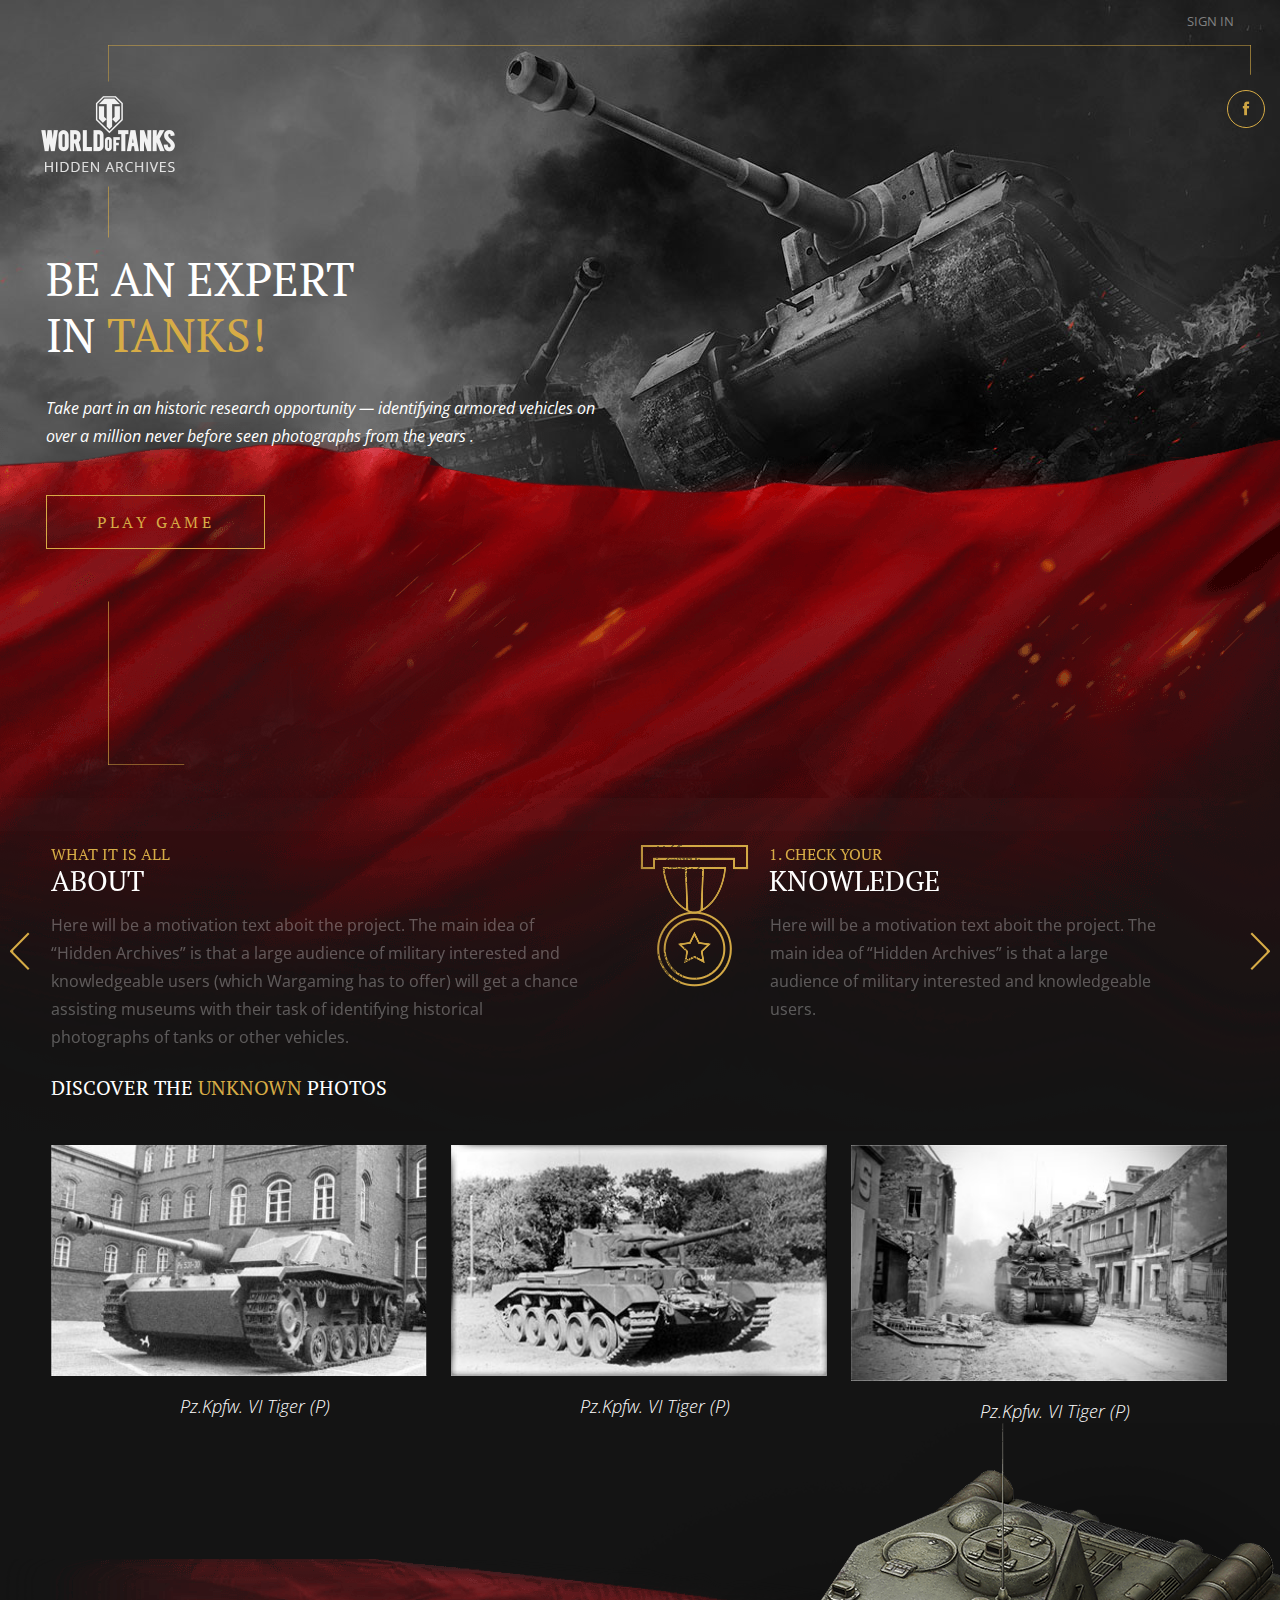
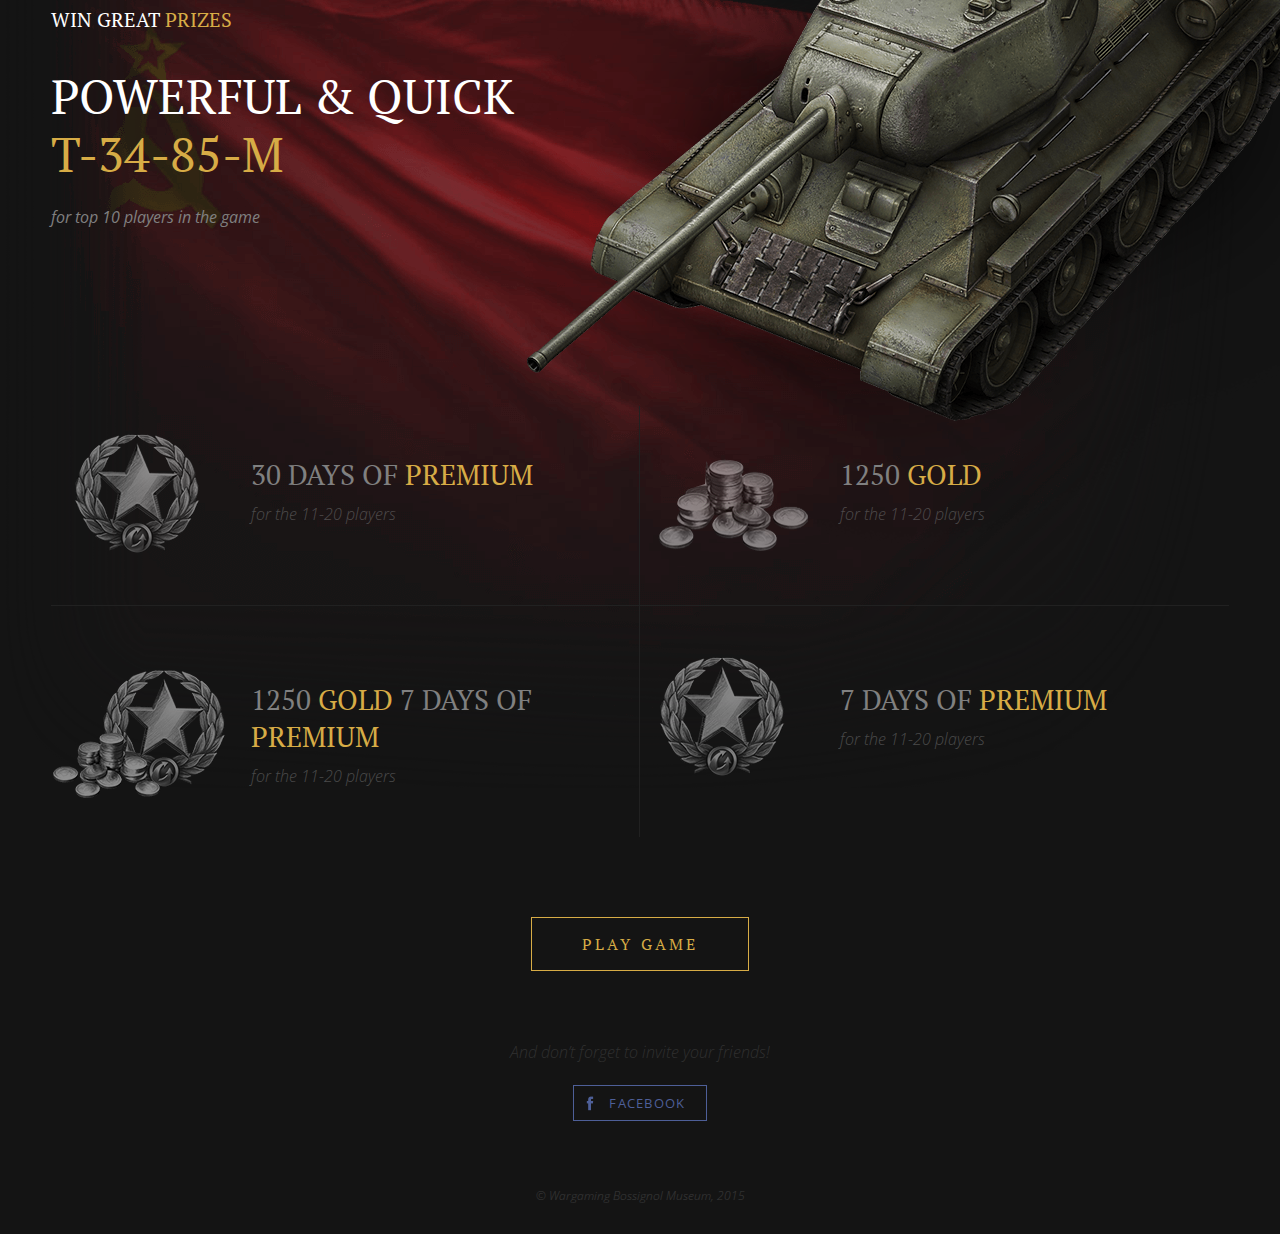
<file: index.html>
﻿<!DOCTYPE html>
<html xmlns="http://www.w3.org/1999/xhtml">
<head>
    <title>Archives</title>
    <meta http-equiv="Content-Type" content="text/html; charset=utf-8"/>
    <link rel="stylesheet" href="css/style.css" media="screen" />
    <link href='http://fonts.googleapis.com/css?family=Open+Sans:300,300italic,400,400italic,600,600italic,700,700italic&subset=latin,cyrillic-ext,cyrillic' rel='stylesheet' type='text/css'><script src="js/main.js"></script>
    <link href='http://fonts.googleapis.com/css?family=PT+Serif:400,700,700italic,400italic' rel='stylesheet' type='text/css'>
    <script src="js/jquery-2.1.4.min.js"></script>
    <script src="js/owl.carousel.min.js"></script>
    <script src="js/main.js"></script>
</head>
<body class="main">
    <header>
        <nav class="menu menu__main">
            <a class="menu_link" href="#">sign in</a>
        </nav>
    </header>
    <div class="showcase">
        <svg class="frame" version="1.1" xmlns="http://www.w3.org/2000/svg" xmlns:xlink="http://www.w3.org/1999/xlink" x="0px" y="0px"
             viewBox="0 0 1078 723" enable-background="new 0 0 1078 723" xml:space="preserve" preserveAspectRatio="none">
            <line id="line-1" stroke-miterlimit="10" x1="1077.9" y1="98" x2="1077.9" y2="98" />
            <line id="line-2" stroke-miterlimit="10" x1="0.1" y1="723" x2="0.1" y2="723" />
            <line id="line-3" stroke-miterlimit="10" x1="0.1" y1="558.7" x2="0.1" y2="558.7" />
            <line id="line-4" stroke-miterlimit="10" x1="0.1" y1="142" x2="0.1" y2="142" />
            <line id="line-5" stroke-miterlimit="10" x1="0" y1="0" x2="0" y2="0" />
            <line id="line-6" stroke-miterlimit="10" x1="0" y1="0" x2="0" y2="0" />
            <line id="line-7" stroke-miterlimit="10" x1="1077.9" y1="0" x2="1077.9" y2="0" />
            <animate attributeName="y2"
                     xlink:href="#line-1"
                     from="98"
                     to="723"
                     dur="0.5s"
                     fill="freeze"
                     begin="anim7.end"
                     id="anim1" />
            <animate attributeName="x2"
                     xlink:href="#line-2"
                     from="0.1"
                     to="1077.9"
                     dur="0.5s"
                     begin="anim3.end"
                     fill="freeze"
                     id="anim2" />
            <animate attributeName="y2"
                     xlink:href="#line-3"
                     from="558.7"
                     to="723"
                     dur="0.4s"
                     begin="anim4.end"
                     fill="freeze"
                     id="anim3" />
            <animate attributeName="y2"
                     xlink:href="#line-4"
                     from="142"
                     to="193.3"
                     dur="0.25s"
                     fill="freeze"
                     id="anim4"
                     begin="anim5.end" />
            <animate attributeName="y2"
                     xlink:href="#line-5"
                     from="0"
                     to="36.7"
                     dur="0.1s"
                     fill="freeze"
                     id="anim5" />
            <animate attributeName="x2"
                     xlink:href="#line-6"
                     from="0"
                     to="1077.9"
                     dur="0.7s"
                     id="anim6"
                     fill="freeze" />
            <animate attributeName="y2"
                     xlink:href="#line-7"
                     from="0"
                     to="36"
                     dur="0.1s"
                     begin="anim6.end"
                     id="anim7"
                     fill="freeze" />
        </svg>

        <img class="showcase_logo" src="content/images/logo.png" alt="wot hidden archives" />
        <a class="fb fb__small fb__main" href="#">facebook login</a>
        <div class="showcase_description">
            <h1 class="heading-1">be an expert <br /> in <span class="gold">tanks!</span></h1>
            <p>Take part in an historic research opportunity — identifying armored vehicles on over a million never before seen photographs from the years .</p>
            <a class="button" href="#">play game</a>
        </div>
    </div>
    <ul class="slider">
        <li class="slider_item">
            <p class="slider_title">
                what it is all <span class="slider_main-word">about</span>
            </p>
            <p class="slider_text">Here will be a motivation text aboit the project. The main idea of “Hidden Archives” is that a large audience of military interested and knowledgeable users (which Wargaming has to offer) will get a chance assisting museums with their task of identifying historical photographs of tanks or other vehicles.</p>
        </li>
        <li class="slider_item">
            <img class="slider_image" src="content/images/slider/medal.png" alt="" />
            <p class="slider_title">
                1. check your <span class="slider_main-word">knowledge</span>
            </p>
            <p class="slider_text">Here will be a motivation text aboit the project. The main idea of “Hidden Archives” is that a large audience of military interested and knowledgeable users.</p>
        </li>
        <li class="slider_item">
            <img class="slider_image" src="content/images/slider/column.png" alt="" />
            <p class="slider_title">
                2. explore <span class="slider_main-word">the history</span>
            </p>
            <p class="slider_text">Here will be a motivation text aboit the project. The main idea of “Hidden Archives” is that a large audience of military interested and knowledgeable users</p>
        </li>
        <li class="slider_item">
            <img class="slider_image" src="content/images/slider/tank.png" alt="" />
            <p class="slider_title">
                3. win in-game <span class="slider_main-word">prizes</span>
            </p>
            <p class="slider_text">Here will be a motivation text aboit the project. The main idea of “Hidden Archives” is that a large audience of military interested and knowledgeable users</p>
        </li>
    </ul>
    <div class="main-photos">
        <h3 class="main-photos_title">discover the <span class="gold">unknown</span> photos</h3>
        <ul class="main-photos_list">
            <li class="main-photos_item">
                <img class="main-photos_image" src="content/images/photos/1.jpg" alt="" />
                <span class="main-photos_model main-photos_model__usa">Pz.Kpfw. VI Tiger (P)</span>
            </li>
            <li class="main-photos_item">
                <img class="main-photos_image" src="content/images/photos/2.jpg" alt="" />
                <span class="main-photos_model main-photos_model__usa">Pz.Kpfw. VI Tiger (P)</span>
            </li>
            <li class="main-photos_item">
                <img class="main-photos_image" src="content/images/photos/3.jpg" alt="" />
                <span class="main-photos_model main-photos_model__usa">Pz.Kpfw. VI Tiger (P)</span>
            </li>
        </ul>

    </div>
    <div class="prize">
        <h3 class="prize_title">win great <span class="gold">prizes</span></h3>
        <h4 class="prize_main">
            Powerful & quick <span class="prize_model">t-34-85-m</span>
        </h4>
        <p class="prize_description">
            for top 10 players in the game
        </p>
        <img class="prize_image" src="content/images/t-34-85-m.png" alt="" />
        <div class="prize_items">
            <div class="prize_item prize_item__premium">
                <p class="prize_item-title">30 days of <span class="gold">premium</span></p>
                <p class="prize_item-description">for the 11-20 players</p>
            </div>
            <div class="prize_item prize_item__gold">
                <p class="prize_item-title">1250  <span class="gold">gold</span></p>
                <p class="prize_item-description">for the 11-20 players</p>
            </div>
            <div class="prize_item prize_item__gold-premium">
                <p class="prize_item-title">1250 <span class="gold">gold</span> 7 days of <span class="gold">premium</span></p>
                <p class="prize_item-description">for the 11-20 players</p>
            </div>
            <div class="prize_item prize_item__premium-light">
                <p class="prize_item-title">7 days of <span class="gold">premium</span></p>
                <p class="prize_item-description">for the 11-20 players</p>
            </div>
        </div>
    </div>
    <div class="start">
        <a class="button button__center" href="#">play game</a>
        <p class="start_message">And don’t forget to invite your friends!</p>
        <a class="fb fb__big" href="#">facebook</a>
    </div>
    <footer>
        <p class="copyright">© Wargaming Bossignol Museum, 2015</p>
    </footer>
</body>
</html>
</file>
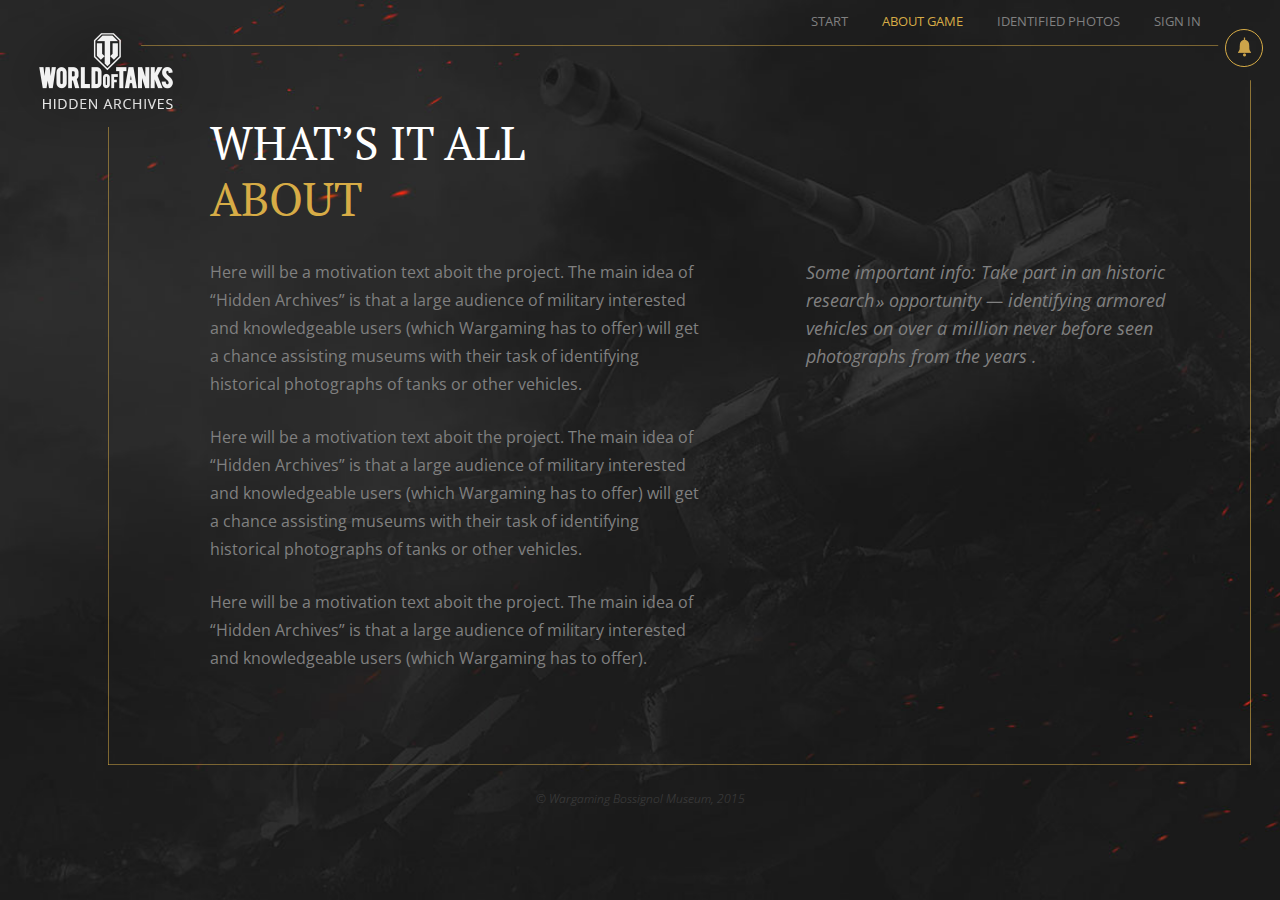
<file: about.html>
﻿<!DOCTYPE html>
<html xmlns="http://www.w3.org/1999/xhtml">
<head>
    <title>Archives</title>
    <meta http-equiv="Content-Type" content="text/html; charset=utf-8"/>
    <link rel="stylesheet" href="css/style.css" media="screen" />
    <link href='http://fonts.googleapis.com/css?family=Open+Sans:300,300italic,400,400italic,600,600italic,700,700italic&subset=latin,cyrillic-ext,cyrillic' rel='stylesheet' type='text/css'><script src="js/main.js"></script>
    <link href='http://fonts.googleapis.com/css?family=PT+Serif:400,700,700italic,400italic' rel='stylesheet' type='text/css'>
    <script src="js/jquery-2.1.4.min.js"></script>
    <script src="js/owl.carousel.min.js"></script>
    <script src="js/main.js"></script>
</head>
<body>
    <header>
        <a href="#" class="logo">
            <img src="content/images/logo.png" alt="wot hidden archives" />
        </a>
        <nav class="menu">
            <a class="menu_link" href="#">start</a>
            <a class="menu_link menu_link__active" href="#">about game</a>
            <a class="menu_link" href="#">Identified photos</a>
            <a class="menu_link" href="#">sign in</a>
        </nav>
        <div class="notifications">
            <a class="notifications_icon" href="#">notifications</a>
        </div>
    </header>
    <svg class="frame" version="1.1" xmlns="http://www.w3.org/2000/svg" xmlns:xlink="http://www.w3.org/1999/xlink" x="0px" y="0px"
         viewBox="0 0 1080 723" enable-background="new 0 0 1080 723" xml:space="preserve" preserveAspectRatio="none">
        <line stroke-miterlimit="10" x1="1079.9" y1="35.3" x2="1079.9" y2="722.9" />
        <line stroke-miterlimit="10" x1="1079.9" y1="722.9" x2="0" y2="722.9" />
        <line stroke-miterlimit="10" x1="0" y1="722.9" x2="0" y2="82.3" />
        <line stroke-miterlimit="10" x1="31.3" y1="0" x2="1049" y2="0" />
    </svg>
    <section class="content">
        
        <h1 class="heading-1">what’s it all <br /><span class="gold">about</span></h1>
        <div class="content_left">
            <p>Here will be a motivation text aboit the project. The main idea of “Hidden Archives” is that a large audience of military interested and knowledgeable users (which Wargaming has to offer) will get a chance assisting museums with their task of identifying historical photographs of tanks or other vehicles.</p>
            <p>Here will be a motivation text aboit the project. The main idea of “Hidden Archives” is that a large audience of military interested and knowledgeable users (which Wargaming has to offer) will get a chance assisting museums with their task of identifying historical photographs of tanks or other vehicles.</p>
            <p>Here will be a motivation text aboit the project. The main idea of “Hidden Archives” is that a large audience of military interested and knowledgeable users (which Wargaming has to offer).</p>
        </div>
        <div class="content_right">
            <p class="content_aside">Some important info: Take part in an historic <a class="link" href="#">research</a> opportunity — identifying armored vehicles on over a million never before seen photographs from the years .</p>
        </div>
    </section>
    <footer>
        <p class="copyright">© Wargaming Bossignol Museum, 2015</p>
    </footer>
</body>
</html>
</file>
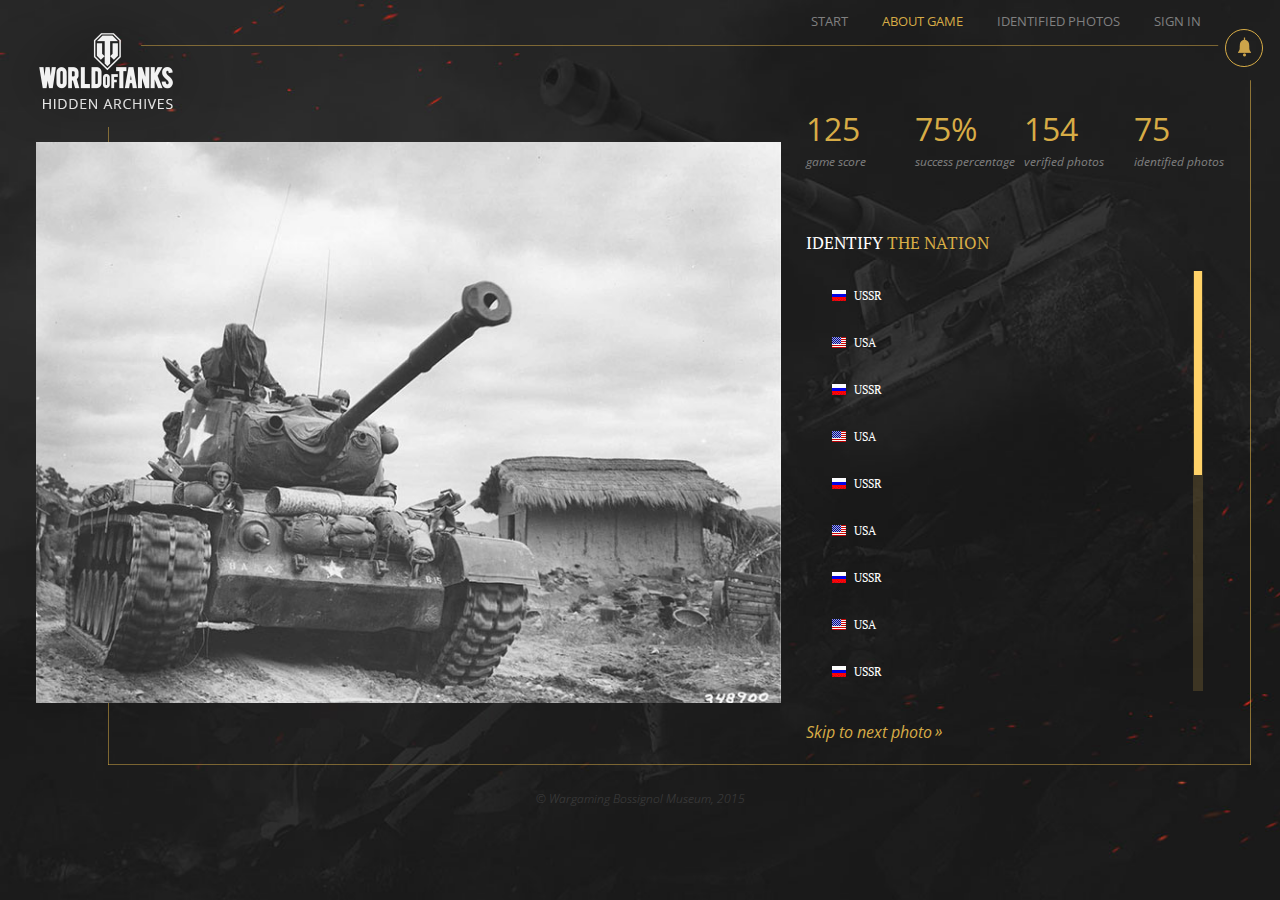
<file: game.html>
﻿<!DOCTYPE html>
<html xmlns="http://www.w3.org/1999/xhtml">
<head>
    <title>Archives</title>
    <meta http-equiv="Content-Type" content="text/html; charset=utf-8"/>
    <link rel="stylesheet" href="css/style.css" media="screen" />
    <link href='http://fonts.googleapis.com/css?family=Open+Sans:300,300italic,400,400italic,600,600italic,700,700italic&subset=latin,cyrillic-ext,cyrillic' rel='stylesheet' type='text/css'><script src="js/main.js"></script>
    <link href='http://fonts.googleapis.com/css?family=PT+Serif:400,700,700italic,400italic' rel='stylesheet' type='text/css'>
    <script src="js/jquery-2.1.4.min.js"></script>
    <script src="js/owl.carousel.min.js"></script>
    <script src="js/jquery.nanoscroller.js"></script>
    <script src="js/main.js"></script>
</head>
<body>
    <header>
        <a href="#" class="logo">
            <img src="content/images/logo.png" alt="wot hidden archives" />
        </a>
        <nav class="menu">
            <a class="menu_link" href="#">start</a>
            <a class="menu_link menu_link__active" href="#">about game</a>
            <a class="menu_link" href="#">Identified photos</a>
            <a class="menu_link" href="#">sign in</a>
        </nav>
        <div class="notifications">
            <a class="notifications_icon" href="#">notifications</a>
        </div>
    </header>
    <svg class="frame" version="1.1" xmlns="http://www.w3.org/2000/svg" xmlns:xlink="http://www.w3.org/1999/xlink" x="0px" y="0px"
         viewBox="0 0 1080 723" enable-background="new 0 0 1080 723" xml:space="preserve" preserveAspectRatio="none">
        <line stroke-miterlimit="10" x1="1079.9" y1="35.3" x2="1079.9" y2="722.9" />
        <line stroke-miterlimit="10" x1="1079.9" y1="722.9" x2="0" y2="722.9" />
        <line stroke-miterlimit="10" x1="0" y1="722.9" x2="0" y2="82.3" />
        <line stroke-miterlimit="10" x1="31.3" y1="0" x2="1049" y2="0" />
    </svg>
    <!--
    <section class="content">
        <div class="content_left">
            <div class="content_game-image" style="background-image: url(content/images/game.jpg)">tank name</div>
        </div>
        <div class="content_right">
            <table class="stats stats__left">
                <tr>
                    <td>
                        <span class="stats_value">125</span>game score
                    </td>
                    <td>
                        <span class="stats_value">75%</span>success percentage
                    </td>
                    <td>
                        <span class="stats_value">154</span>verified photos
                    </td>
                    <td>
                        <span class="stats_value">75</span>identified photos
                    </td>
                </tr>
            </table>
            <form class="game-form">
                <h3 class="heading-3">
                    is it <span class="flag flag__ussr"></span> USSR?
                </h3>
                <a href="#" class="choose-button choose-button__positive choose-button__selected">yes, it is</a>
                <a href="#" class="choose-button choose-button__negative">no, it is not</a>
                <a href="#" class="link link__main link__skip">Skip to next photo</a>
            </form>
        </div>
    </section>
    --> 
    <!--
    <section class="content">
        <div class="content_left">
            <div class="content_game-image" style="background-image: url(content/images/game2.jpg)">tank name</div>
        </div>
        <div class="content_right">
            <table class="stats stats__left">
                <tr>
                    <td>
                        <span class="stats_value">125</span>game score
                    </td>
                    <td>
                        <span class="stats_value">75%</span>success percentage
                    </td>
                    <td>
                        <span class="stats_value">154</span>verified photos
                    </td>
                    <td>
                        <span class="stats_value">75</span>identified photos
                    </td>
                </tr>
            </table>
            <form class="game-form">
                <h3 class="game-form_heading">
                    identify
                    <span class="gold">the nation</span>
                    <span class="question">?</span>
                </h3>
                <p class="game-form_model">
                    t-46
                </p>
                <p class="game-form_process">
                    <span class="game-form_process-icon">progress</span>
                    In process of identification. As soon as we get
                    the results we will notify you.
                </p>
                <p class="answeir-result answeir-result__wrong">
                    Wrong! Try more.
                </p>
                <a href="" class="button button__next">next photo</a>
                <a href="#" class="link link__main link__skip">Skip to next photo</a>
            </form>
        </div>
    </section>
    -->
    <section class="content">
        <div class="content_left">
            <div class="content_game-image" style="background-image: url(content/images/game.jpg)">tank name</div>
        </div>
        <div class="content_right">
            <table class="stats stats__left">
                <tr>
                    <td>
                        <span class="stats_value">125</span>game score
                    </td>
                    <td>
                        <span class="stats_value">75%</span>success percentage
                    </td>
                    <td>
                        <span class="stats_value">154</span>verified photos
                    </td>
                    <td>
                        <span class="stats_value">75</span>identified photos
                    </td>
                </tr>
            </table>
            <form class="game-form">
                <h3 class="heading-3">
                    identify  <span class="gold">the nation</span>
                </h3>
                <div class="scroll scroll__game">
                    <div class="scroll_content">
                        <a href="#" class="choose-button choose-button__nation">
                            <span class="nation">
                                <span class="flag flag__ussr">ussr</span> USSR
                            </span>
                        </a>
                        <a href="#" class="choose-button choose-button__nation">
                            <span class="nation">
                                <span class="flag flag__usa">usa</span> USA
                            </span>
                        </a>
                        <a href="#" class="choose-button choose-button__nation">
                            <span class="nation">
                                <span class="flag flag__ussr">ussr</span> USSR
                            </span>
                        </a>
                        <a href="#" class="choose-button choose-button__nation">
                            <span class="nation">
                                <span class="flag flag__usa">usa</span> USA
                            </span>
                        </a>
                        <a href="#" class="choose-button choose-button__nation">
                            <span class="nation">
                                <span class="flag flag__ussr">ussr</span> USSR
                            </span>
                        </a>
                        <a href="#" class="choose-button choose-button__nation">
                            <span class="nation">
                                <span class="flag flag__usa">usa</span> USA
                            </span>
                        </a>
                        <a href="#" class="choose-button choose-button__nation">
                            <span class="nation">
                                <span class="flag flag__ussr">ussr</span> USSR
                            </span>
                        </a>
                        <a href="#" class="choose-button choose-button__nation">
                            <span class="nation">
                                <span class="flag flag__usa">usa</span> USA
                            </span>
                        </a>
                        <a href="#" class="choose-button choose-button__nation">
                            <span class="nation">
                                <span class="flag flag__ussr">ussr</span> USSR
                            </span>
                        </a>
                        <a href="#" class="choose-button choose-button__nation">
                            <span class="nation">
                                <span class="flag flag__usa">usa</span> USA
                            </span>
                            <a href="#" class="choose-button choose-button__nation">
                                <span class="nation">
                                    <span class="flag flag__ussr">ussr</span> USSR
                                </span>
                            </a>
                            <a href="#" class="choose-button choose-button__nation">
                                <span class="nation">
                                    <span class="flag flag__usa">usa</span> USA
                                </span>
                            </a>
                            <a href="#" class="choose-button choose-button__nation">
                                <span class="nation">
                                    <span class="flag flag__ussr">ussr</span> USSR
                                </span>
                            </a>
                            <a href="#" class="choose-button choose-button__nation">
                                <span class="nation">
                                    <span class="flag flag__usa">usa</span> USA
                                </span>
                            </a>
                            <a href="#" class="choose-button choose-button__nation">
                                <span class="nation">
                                    <span class="flag flag__ussr">ussr</span> USSR
                                </span>
                            </a>
                            <a href="#" class="choose-button choose-button__nation">
                                <span class="nation">
                                    <span class="flag flag__usa">usa</span> USA
                                </span>
                            </a>
                            <a href="#" class="choose-button choose-button__nation">
                                <span class="nation">
                                    <span class="flag flag__ussr">ussr</span> USSR
                                </span>
                            </a>
                            <a href="#" class="choose-button choose-button__nation">
                                <span class="nation">
                                    <span class="flag flag__usa">usa</span> USA
                                </span>
                            </a>
                            <a href="#" class="choose-button choose-button__nation">
                                <span class="nation">
                                    <span class="flag flag__ussr">ussr</span> USSR
                                </span>
                            </a>
                            <a href="#" class="choose-button choose-button__nation">
                                <span class="nation">
                                    <span class="flag flag__usa">usa</span> USA
                                </span>
                            </a>
                        </a>
                    </div>
                </div>
                <a href="#" class="link link__main link__skip">Skip to next photo</a>
            </form>
        </div>
    </section>
    <footer>
        <p class="copyright">© Wargaming Bossignol Museum, 2015</p>
    </footer>
</body>
</html>
</file>
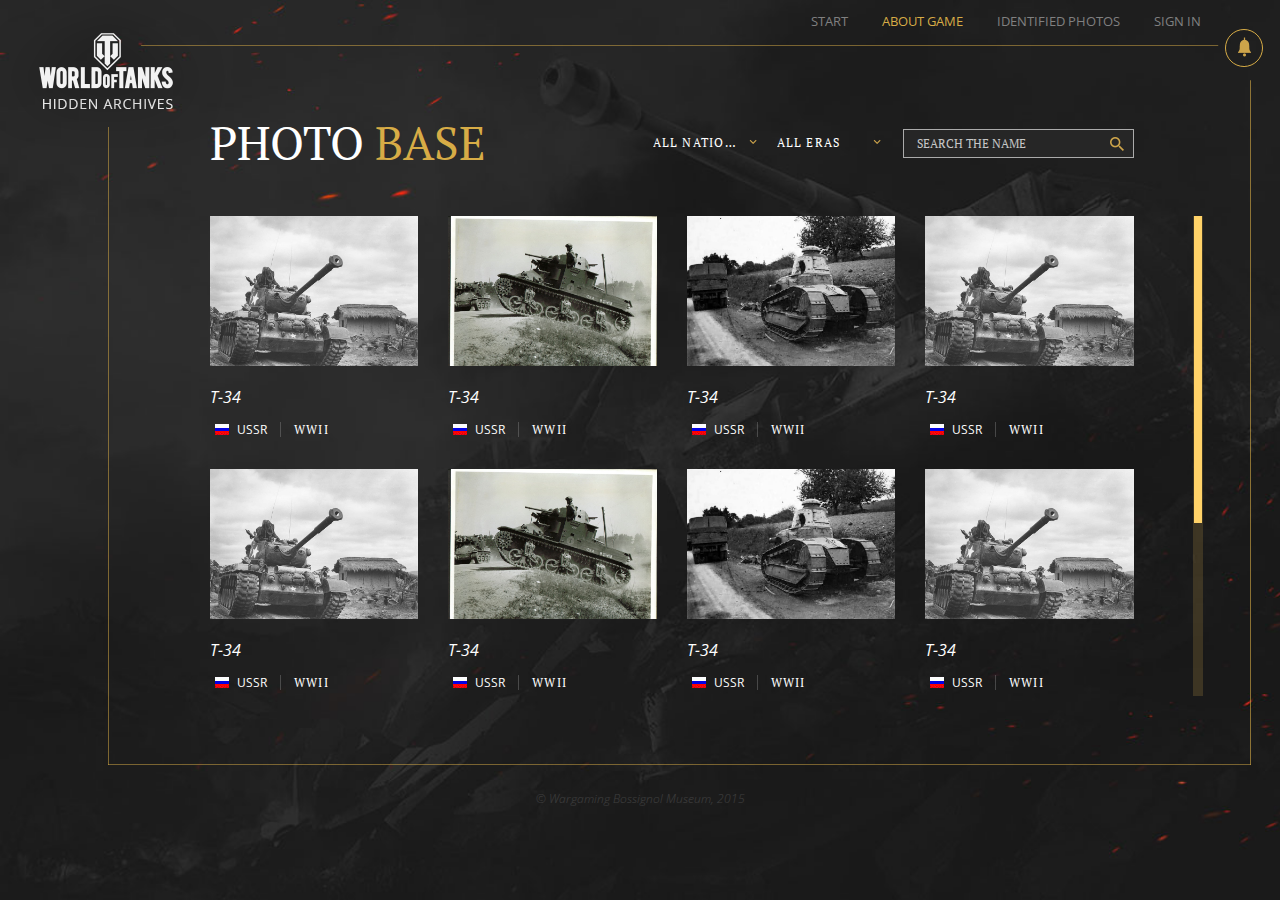
<file: ident.html>
﻿<!DOCTYPE html>
<html xmlns="http://www.w3.org/1999/xhtml">
<head>
    <title>Archives</title>
    <meta http-equiv="Content-Type" content="text/html; charset=utf-8"/>
    <link rel="stylesheet" href="css/style.css" media="screen" />
    <link href='http://fonts.googleapis.com/css?family=Open+Sans:300,300italic,400,400italic,600,600italic,700,700italic&subset=latin,cyrillic-ext,cyrillic' rel='stylesheet' type='text/css'><script src="js/main.js"></script>
    <link href='http://fonts.googleapis.com/css?family=PT+Serif:400,700,700italic,400italic' rel='stylesheet' type='text/css'>
    <script src="js/jquery-2.1.4.min.js"></script>
    <script src="js/owl.carousel.min.js"></script>
    <script src="js/jquery.nanoscroller.js"></script>
    <script src="js/chosen.jquery.min.js"></script>
    <script src="js/main.js"></script>
</head>
<body>
    <header>
        <a href="#" class="logo">
            <img src="content/images/logo.png" alt="wot hidden archives" />
        </a>
        <nav class="menu">
            <a class="menu_link" href="#">start</a>
            <a class="menu_link menu_link__active" href="#">about game</a>
            <a class="menu_link" href="#">Identified photos</a>
            <a class="menu_link" href="#">sign in</a>
        </nav>
        <div class="notifications">
            <a class="notifications_icon" href="#">notifications</a>
        </div>
    </header>
    <svg class="frame" version="1.1" xmlns="http://www.w3.org/2000/svg" xmlns:xlink="http://www.w3.org/1999/xlink" x="0px" y="0px"
         viewBox="0 0 1080 723" enable-background="new 0 0 1080 723" xml:space="preserve" preserveAspectRatio="none">
    <line stroke-miterlimit="10" x1="1079.9" y1="35.3" x2="1079.9" y2="722.9" />
    <line stroke-miterlimit="10" x1="1079.9" y1="722.9" x2="0" y2="722.9" />
    <line stroke-miterlimit="10" x1="0" y1="722.9" x2="0" y2="82.3" />
    <line stroke-miterlimit="10" x1="31.3" y1="0" x2="1049" y2="0" />
    </svg>
    <section class="content">
        <h1 class="heading-1">photo <span class="gold">base</span></h1>
        <div class="game-wrapper">
            <form class="search-form">
                <select style="width: 120px;">
                    <option>All nations</option>
                    <option>USSR</option>
                    <option>Germany</option>
                    <option>USA</option>
                    <option>Italy</option>
                    <option>Spain</option>
                </select>
                <select style="width: 120px;">
                    <option>All eras</option>
                    <option>WWII</option>
                </select>
                <div class="autocomplete-wrapper">
                    <input type="text" placeholder="Search the name" class="search" />
                    <ul class="autocomplete">
                        <li class="autocomplete_item">T-34</li>
                        <li class="autocomplete_item">T-32</li>
                        <li class="autocomplete_item">T-1</li>
                    </ul>
                </div>
            </form>
            <div class="scroll scroll__short">
                <div class="scroll_content">
                    <ul class="tanks">
                        <li class="tanks_item">
                            <div class="tanks_image-wrapper">
                                <img class="tanks_image" src="content/images/game.jpg" alt="img" />
                            </div>
                            <p class="tanks_model">T-34</p>
                            <div class="tank-details">
                                <span class="nation">
                                    <span class="flag flag__ussr">ussr</span> USSR
                                </span>
                                <span class="epoch">
                                    Wwii
                                </span>
                            </div>
                        </li>
                        <li class="tanks_item">
                            <div class="tanks_image-wrapper">
                                <img class="tanks_image" src="content/images/game2.jpg" alt="img" />
                            </div>
                            <p class="tanks_model">T-34</p>
                            <div class="tank-details">
                                <span class="nation">
                                    <span class="flag flag__ussr">ussr</span> USSR
                                </span>
                                <span class="epoch">
                                    Wwii
                                </span>
                            </div>
                        </li>
                        <li class="tanks_item">
                            <div class="tanks_image-wrapper">
                                <img class="tanks_image" src="content/images/game3.jpg" alt="img" />
                            </div>
                            <p class="tanks_model">T-34</p>
                            <div class="tank-details">
                                <span class="nation">
                                    <span class="flag flag__ussr">ussr</span> USSR
                                </span>
                                <span class="epoch">
                                    Wwii
                                </span>
                            </div>
                        </li>
                        <li class="tanks_item">
                            <div class="tanks_image-wrapper">
                                <img class="tanks_image" src="content/images/game.jpg" alt="img" />
                            </div>
                            <p class="tanks_model">T-34</p>
                            <div class="tank-details">
                                <span class="nation">
                                    <span class="flag flag__ussr">ussr</span> USSR
                                </span>
                                <span class="epoch">
                                    Wwii
                                </span>
                            </div>
                        </li>
                        <li class="tanks_item">
                            <div class="tanks_image-wrapper">
                                <img class="tanks_image" src="content/images/game.jpg" alt="img" />
                            </div>
                            <p class="tanks_model">T-34</p>
                            <div class="tank-details">
                                <span class="nation">
                                    <span class="flag flag__ussr">ussr</span> USSR
                                </span>
                                <span class="epoch">
                                    Wwii
                                </span>
                            </div>
                        </li>
                        <li class="tanks_item">
                            <div class="tanks_image-wrapper">
                                <img class="tanks_image" src="content/images/game2.jpg" alt="img" />
                            </div>
                            <p class="tanks_model">T-34</p>
                            <div class="tank-details">
                                <span class="nation">
                                    <span class="flag flag__ussr">ussr</span> USSR
                                </span>
                                <span class="epoch">
                                    Wwii
                                </span>
                            </div>
                        </li>
                        <li class="tanks_item">
                            <div class="tanks_image-wrapper">
                                <img class="tanks_image" src="content/images/game3.jpg" alt="img" />
                            </div>
                            <p class="tanks_model">T-34</p>
                            <div class="tank-details">
                                <span class="nation">
                                    <span class="flag flag__ussr">ussr</span> USSR
                                </span>
                                <span class="epoch">
                                    Wwii
                                </span>
                            </div>
                        </li>
                        <li class="tanks_item">
                            <div class="tanks_image-wrapper">
                                <img class="tanks_image" src="content/images/game.jpg" alt="img" />
                            </div>
                            <p class="tanks_model">T-34</p>
                            <div class="tank-details">
                                <span class="nation">
                                    <span class="flag flag__ussr">ussr</span> USSR
                                </span>
                                <span class="epoch">
                                    Wwii
                                </span>
                            </div>
                        </li>
                        <li class="tanks_item">
                            <div class="tanks_image-wrapper">
                                <img class="tanks_image" src="content/images/game.jpg" alt="img" />
                            </div>
                            <p class="tanks_model">T-34</p>
                            <div class="tank-details">
                                <span class="nation">
                                    <span class="flag flag__ussr">ussr</span> USSR
                                </span>
                                <span class="epoch">
                                    Wwii
                                </span>
                            </div>
                        </li>
                        <li class="tanks_item">
                            <div class="tanks_image-wrapper">
                                <img class="tanks_image" src="content/images/game2.jpg" alt="img" />
                            </div>
                            <p class="tanks_model">T-34</p>
                            <div class="tank-details">
                                <span class="nation">
                                    <span class="flag flag__ussr">ussr</span> USSR
                                </span>
                                <span class="epoch">
                                    Wwii
                                </span>
                            </div>
                        </li>
                        <li class="tanks_item">
                            <div class="tanks_image-wrapper">
                                <img class="tanks_image" src="content/images/game3.jpg" alt="img" />
                            </div>
                            <p class="tanks_model">T-34</p>
                            <div class="tank-details">
                                <span class="nation">
                                    <span class="flag flag__ussr">ussr</span> USSR
                                </span>
                                <span class="epoch">
                                    Wwii
                                </span>
                            </div>
                        </li>
                        <li class="tanks_item">
                            <div class="tanks_image-wrapper">
                                <img class="tanks_image" src="content/images/game.jpg" alt="img" />
                            </div>
                            <p class="tanks_model">T-34</p>
                            <div class="tank-details">
                                <span class="nation">
                                    <span class="flag flag__ussr">ussr</span> USSR
                                </span>
                                <span class="epoch">
                                    Wwii
                                </span>
                            </div>
                        </li>
                    </ul>
                </div>
            </div>
        </div>
    </section>
    <footer>
        <p class="copyright">© Wargaming Bossignol Museum, 2015</p>
    </footer>
    <div class="popup">
        <a class="popup_close" href="#">✕</a>
        <div class="popup_content popup_content__center">
            <form class="popup_form">
                <label class="label">Hey! If you found a mistake, describe it below:</label>
                <textarea placeholder="Enter the mistake here"></textarea>
                <a class="button" href="#">Send</a>
                <a class="link link__main link__simple" href="">cancel</a>
            </form>
        </div>
    </div>
    <div class="popup">
        <a class="popup_close" href="#">✕</a>
        <header>
            <a href="#" class="logo">
                <img src="content/images/logo.png" alt="wot hidden archives" />
            </a>
            <nav class="menu">
                <a class="menu_link" href="#">start</a>
                <a class="menu_link menu_link__active" href="#">about game</a>
                <a class="menu_link" href="#">Identified photos</a>
                <a class="menu_link" href="#">sign in</a>
            </nav>
            <div class="notifications">
                <a class="notifications_icon" href="#">notifications</a>
            </div>
        </header>
        <svg class="frame" version="1.1" xmlns="http://www.w3.org/2000/svg" xmlns:xlink="http://www.w3.org/1999/xlink" x="0px" y="0px"
             viewBox="0 0 1080 723" enable-background="new 0 0 1080 723" xml:space="preserve" preserveAspectRatio="none">
            <line stroke-miterlimit="10" x1="1079.9" y1="35.3" x2="1079.9" y2="270" />
            <line stroke-miterlimit="10" x1="1079.9" y1="410.3" x2="1079.9" y2="722.9" />
            <line stroke-miterlimit="10" x1="1079.9" y1="722.9" x2="0" y2="722.9" />
            <line stroke-miterlimit="10" x1="0" y1="722.9" x2="0" y2="82.3" />
            <line stroke-miterlimit="10" x1="31.3" y1="0" x2="1049" y2="0" />
        </svg>
        <section class="content">
            <div class="content_left">
                <div class="content_game-image" style="background-image: url(content/images/game.jpg)">tank name</div>
            </div>
            <div class="content_right content_right__indent-top">
                <h1 class="heading-1">T-34</h1>
                <div class="tank-details">
                    <span class="nation">
                        <span class="flag flag__ussr">ussr</span>
                        USSR
                    </span>
                    <span class="epoch"> Wwii </span>
                </div>
                <a class="fb fb__big" href="#">facebook</a>
                <a class="link link__main link__skip link__simple" href="#">Report an error</a>
            </div>
            <div class="content_slider">
                <p class="content_counter">1/24</p>
                <a href="#" class="content_control content_control__next">next</a>
                <a href="#" class="content_control content_control__prev">prev</a>
            </div>
        </section>
    </div>
</body>
</html>
</file>
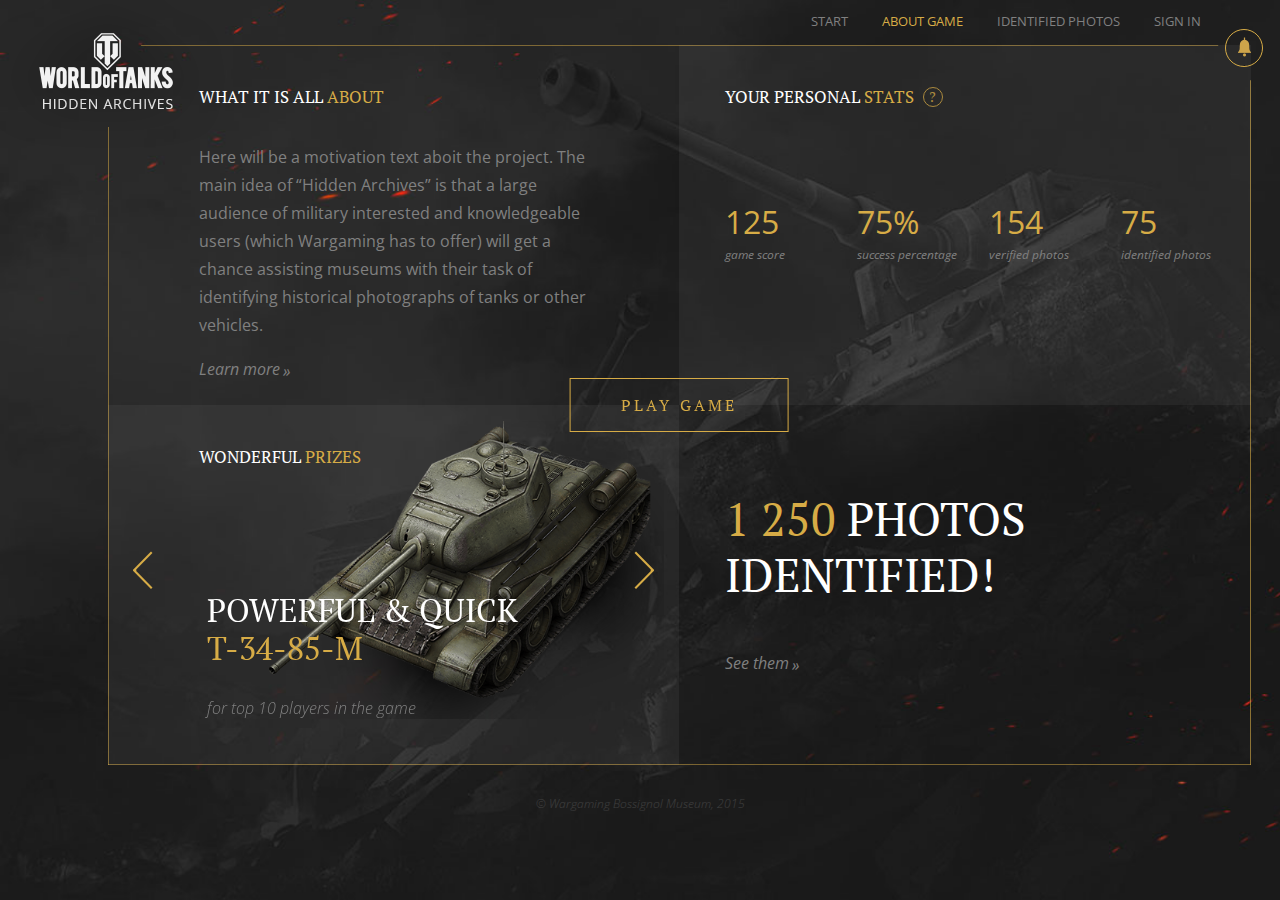
<file: intro.html>
﻿<!DOCTYPE html>
<html xmlns="http://www.w3.org/1999/xhtml">
<head>
    <title>Archives</title>
    <meta http-equiv="Content-Type" content="text/html; charset=utf-8"/>
    <link rel="stylesheet" href="css/style.css" media="screen" />
    <link href='http://fonts.googleapis.com/css?family=Open+Sans:300,300italic,400,400italic,600,600italic,700,700italic&subset=latin,cyrillic-ext,cyrillic' rel='stylesheet' type='text/css'><script src="js/main.js"></script>
    <link href='http://fonts.googleapis.com/css?family=PT+Serif:400,700,700italic,400italic' rel='stylesheet' type='text/css'>
    <script src="js/jquery-2.1.4.min.js"></script>
    <script src="js/owl.carousel.min.js"></script>
    <script src="js/main.js"></script>
</head>
<body>
    <header>
        <a href="#" class="logo">
            <img src="content/images/logo.png" alt="wot hidden archives" />
        </a>
        <nav class="menu">
            <a class="menu_link" href="#">start</a>
            <a class="menu_link menu_link__active" href="#">about game</a>
            <a class="menu_link" href="#">Identified photos</a>
            <a class="menu_link" href="#">sign in</a>
        </nav>
        <div class="notifications">
            <a class="notifications_icon" href="#">notifications</a>
        </div>
    </header>
    <svg class="frame" version="1.1" xmlns="http://www.w3.org/2000/svg" xmlns:xlink="http://www.w3.org/1999/xlink" x="0px" y="0px"
         viewBox="0 0 1080 723" enable-background="new 0 0 1080 723" xml:space="preserve" preserveAspectRatio="none">
    <line stroke-miterlimit="10" x1="1079.9" y1="35.3" x2="1079.9" y2="722.9" />
    <line stroke-miterlimit="10" x1="1079.9" y1="722.9" x2="0" y2="722.9" />
    <line stroke-miterlimit="10" x1="0" y1="722.9" x2="0" y2="82.3" />
    <line stroke-miterlimit="10" x1="31.3" y1="0" x2="1049" y2="0" />
    </svg>
    <div class="dashboard">
        <div class="dashboard_item">
            <h3 class="heading-3">what it is all <span class="gold">ABOUT</span></h3>
            <p>Here will be a motivation text aboit the project. The main idea of “Hidden Archives” is that a large audience of military interested and knowledgeable users (which Wargaming has to offer) will get a chance assisting museums with their task of identifying historical photographs of tanks or other vehicles.</p>
            <a href="" class="link">Learn more</a>
        </div>
        <div class="dashboard_item">
            <h3 class="heading-3">
                your personal <span class="gold">stats</span>
                <a class="question" href="#">?</a>
            </h3>
            <table class="stats stats__indent">
                <tr>
                    <td>
                        <span class="stats_value">125</span>game score
                    </td>
                    <td>
                        <span class="stats_value">75%</span>success percentage
                    </td>
                    <td>
                        <span class="stats_value">154</span>verified photos
                    </td>
                    <td>
                        <span class="stats_value">75</span>identified photos
                    </td>
                </tr>
            </table>
        </div>
        <div class="dashboard_item">
            <h3 class="heading-3">
                wonderful <span class="gold">prizes</span>
            </h3>
            <ul class="prizes-slider">
                <li class="prizes-slider_item">
                    <h4 class="prizes-slider_title">
                        Powerful & quick
                        <span class="prizes-slider_model">t-34-85-m</span>
                    </h4>
                    <p class="prizes-slider_description">
                        for top 10 players in the game
                    </p>
                    <img class="prizes-slider_image" src="content/images/t-34-85-m-small.png" alt="" />
                </li>
                <li class="prizes-slider_item">
                    <h4 class="prizes-slider_title">
                        Powerful & quick
                        <span class="prizes-slider_model">t-34-85-m</span>
                    </h4>
                    <p class="prizes-slider_description">
                        for top 10 players in the game
                    </p>
                    <img class="prizes-slider_image" src="content/images/t-34-85-m-small.png" alt="" />
                </li>
            </ul>
        </div>
        <div class="dashboard_item">
            <h3 class="heading-1">
                <span class="gold">1 250</span> photos identified!
            </h3>
            <a href="" class="link">See them</a>
        </div>
        <a class="button button__absolute" href="#">play game</a>
    </div>
    <footer>
        <p class="copyright">© Wargaming Bossignol Museum, 2015</p>
    </footer>
    <div class="popup">
        <a class="popup_close" href="#">✕</a>
        <div class="popup_content">
            <h1 class="heading-1">scoring <span class="gold">info</span></h1>
            <p>Here will be a text about stats and how to get more. text aboit the project. The main idea of “Hidden Archives” is that a large audience of military interested and knowledgeable users (which Wargaming has to offer) will get a chance assisting museums with their task of identifying historical photographs of tanks or other vehicles.</p>
            <h3 class="heading-3">define <span class="gold">stats</span></h3>
            <table class="stats stats__full">
                <tr>
                    <td>
                        <span class="stats_value">125</span>game score
                    </td>
                    <td>
                        Text about game score Here will be a motivation text aboit the project. The main idea of “Hidden Archives” is that a large audience of military interested and knowledgeable users (which Wargaming has to offer) will get a chance assisting museums with their task of identifying historical photographs of tanks or other vehicles.
                    </td>
                </tr>
                <tr>
                    <td>
                        <span class="stats_value">75%</span>success percentage
                    </td>
                    <td>
                        Text about game score Here will be a motivation text aboit the project. The main idea of “Hidden Archives” is that a large audience of military interested and knowledgeable users (which Wargaming has to offer) will get a chance assisting museums with their task of identifying historical photographs of tanks or other vehicles.
                    </td>
                </tr>
                <tr>
                    <td>
                        <span class="stats_value">154</span>verified photos
                    </td>
                    <td>
                        About success perc Here will be a motivation text aboit the project. The main idea of “Hidden Archives” is that a large audience of military interested and knowledgeable users (which Wargaming has to offer).
                    </td>
                </tr>
                <tr>
                    <td>
                        <span class="stats_value">75</span>identified photos
                    </td>
                    <td>
                        About success perc Here will be a motivation text aboit the project. The main idea of “Hidden Archives” is that a large audience of military interested and knowledgeable users (which Wargaming has to offer).
                    </td>
                </tr>
            </table>
        </div>
    </div>
</body>
</html>
</file>
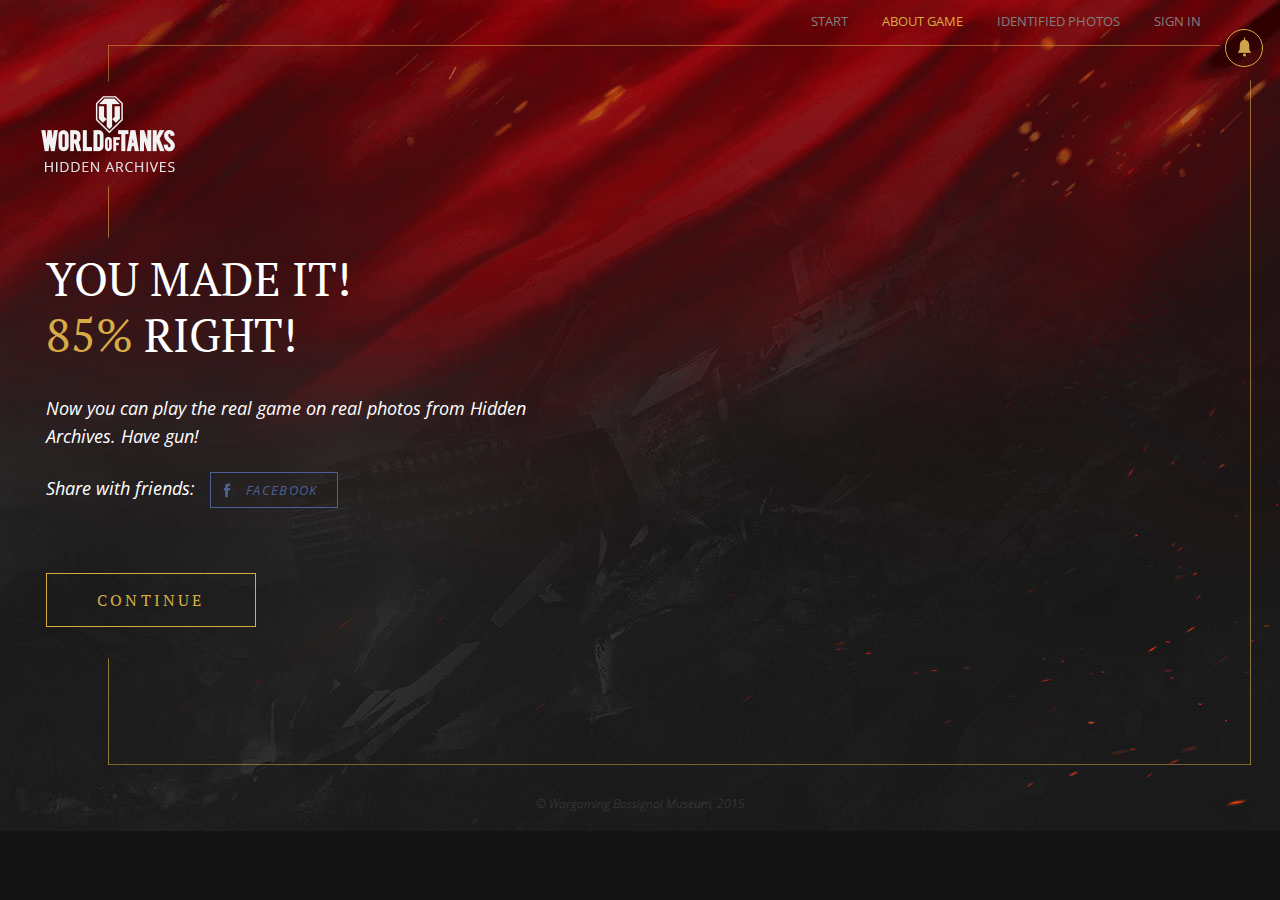
<file: minigame-intro.html>
﻿<!DOCTYPE html>
<html xmlns="http://www.w3.org/1999/xhtml">
<head>
    <title>Archives</title>
    <meta http-equiv="Content-Type" content="text/html; charset=utf-8"/>
    <link rel="stylesheet" href="css/style.css" media="screen" />
    <link href='http://fonts.googleapis.com/css?family=Open+Sans:300,300italic,400,400italic,600,600italic,700,700italic&subset=latin,cyrillic-ext,cyrillic' rel='stylesheet' type='text/css'><script src="js/main.js"></script>
    <link href='http://fonts.googleapis.com/css?family=PT+Serif:400,700,700italic,400italic' rel='stylesheet' type='text/css'>
    <script src="js/jquery-2.1.4.min.js"></script>
    <script src="js/owl.carousel.min.js"></script>
    <script src="js/main.js"></script>
</head>
<body class="main">
    <header>
        <nav class="menu">
            <a class="menu_link" href="#">start</a>
            <a class="menu_link menu_link__active" href="#">about game</a>
            <a class="menu_link" href="#">Identified photos</a>
            <a class="menu_link" href="#">sign in</a>
        </nav>
        <div class="notifications">
            <a class="notifications_icon" href="#">notifications</a>
        </div>
    </header>
    <!-- Minigame start  
    <div class="showcase showcase__minigame">
        <svg class="frame" version="1.1" xmlns="http://www.w3.org/2000/svg" xmlns:xlink="http://www.w3.org/1999/xlink" x="0px" y="0px"
             viewBox="0 0 1078 723" enable-background="new 0 0 1078 723" xml:space="preserve" preserveAspectRatio="none">
            <line stroke-miterlimit="10" y2="722.9" x2="1077.9" y1="35.3" x1="1077.9" />
            <line stroke-miterlimit="10" x1="1077.9" y1="723" x2="0.1" y2="723" />
            <line stroke-miterlimit="10" x1="0.1" y1="723" x2="0.1" y2="558.7" />
            <line stroke-miterlimit="10" x1="0.1" y1="193.3" x2="0.1" y2="142" />
            <line stroke-miterlimit="10" x1="0" y1="36.7" x2="0" y2="0" />
            <line stroke-miterlimit="10" y2="0" x2="1049" y1="0" x1="0" />
        </svg>

        <img class="showcase_logo" src="content/images/logo.png" alt="wot hidden archives" />
        <div class="showcase_description">
            <h1 class="heading-1">identify <br /> 10 tanks <span class="gold"> right!</span></h1>
            <h4 class="heading-4">Your first game is right here. You will need to identify the 10 photos of tanks.</h4>
            <a class="button" href="#">start GAME</a>
        </div>
    </div>
    -->
    <!-- Minigame finish -->
    <div class="showcase showcase__minigame showcase__minigame-finish">
        <svg class="frame" version="1.1" xmlns="http://www.w3.org/2000/svg" xmlns:xlink="http://www.w3.org/1999/xlink" x="0px" y="0px"
             viewBox="0 0 1078 723" enable-background="new 0 0 1078 723" xml:space="preserve" preserveAspectRatio="none">
        <line stroke-miterlimit="10" x1="1077.9" y1="35.3" x2="1077.9" y2="722.9" />
        <line stroke-miterlimit="10" x1="1077.9" y1="723" x2="0.1" y2="723" />
        <line stroke-miterlimit="10" x1="0.1" y1="723" x2="0.1" y2="615.7" />
        <line stroke-miterlimit="10" x1="0.1" y1="193.3" x2="0.1" y2="142" />
        <line stroke-miterlimit="10" x1="0" y1="36.7" x2="0" y2="0" />
        <line stroke-miterlimit="10" y2="0" x2="1049" y1="0" x1="0" />
        </svg>

        <img class="showcase_logo" src="content/images/logo.png" alt="wot hidden archives" />
        <div class="showcase_description">
            <h1 class="heading-1">
                You made it! <br />
                <span class="gold">85%</span>
                right!
            </h1>
            <h4 class="heading-4">Now you can play the real game on real photos from Hidden Archives. Have gun!</h4>
            <h4 class="heading-4">Share with friends: &nbsp; <a class="fb fb__big" href="#">facebook</a></h4>
            <a class="button" href="#">continue</a>
        </div>
    </div>
    <footer>
        <p class="copyright">© Wargaming Bossignol Museum, 2015</p>
    </footer>
</body>
</html>
</file>
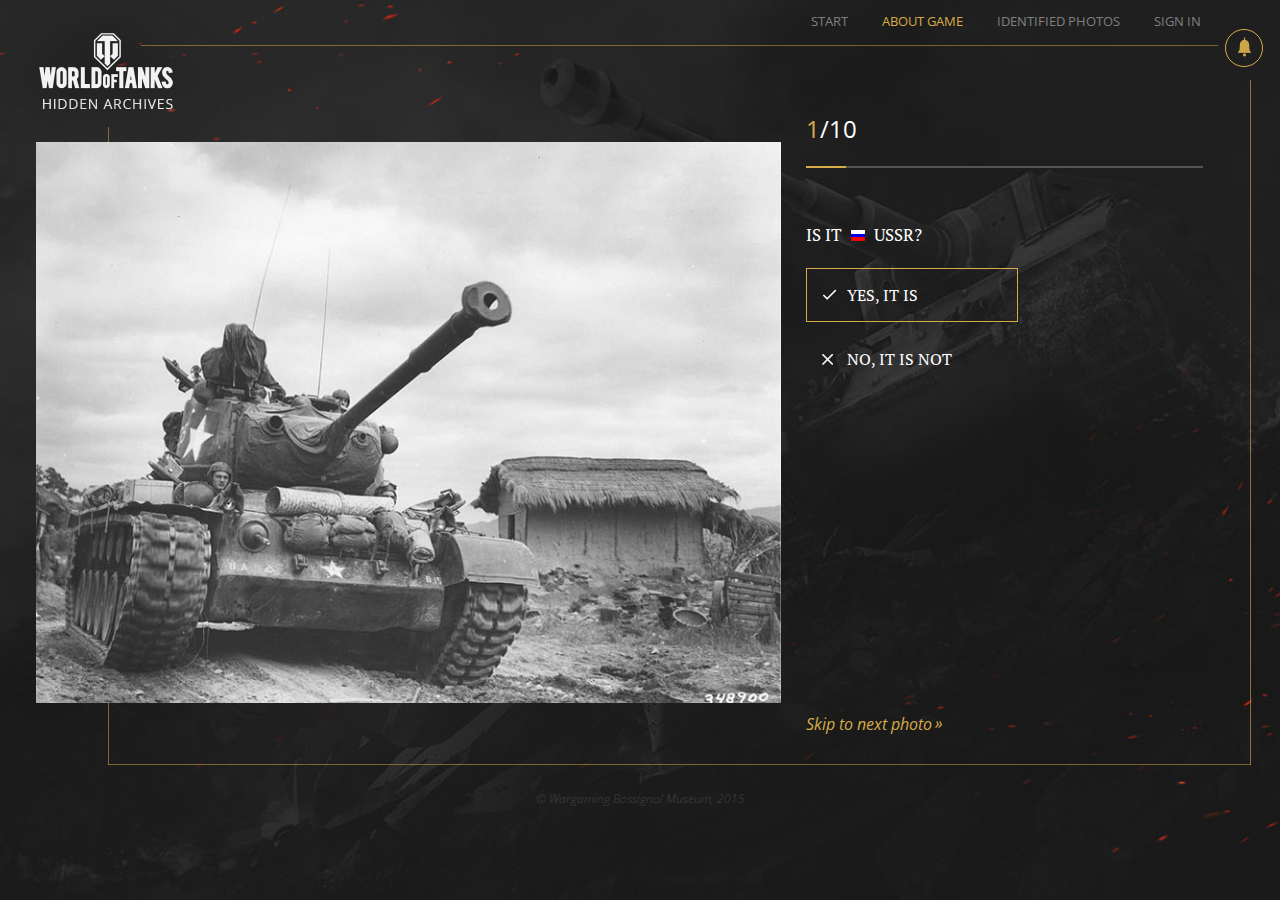
<file: minigame.html>
﻿<!DOCTYPE html>
<html xmlns="http://www.w3.org/1999/xhtml">
<head>
    <title>Archives</title>
    <meta http-equiv="Content-Type" content="text/html; charset=utf-8"/>
    <link rel="stylesheet" href="css/style.css" media="screen" />
    <link href='http://fonts.googleapis.com/css?family=Open+Sans:300,300italic,400,400italic,600,600italic,700,700italic&subset=latin,cyrillic-ext,cyrillic' rel='stylesheet' type='text/css'><script src="js/main.js"></script>
    <link href='http://fonts.googleapis.com/css?family=PT+Serif:400,700,700italic,400italic' rel='stylesheet' type='text/css'>
    <script src="js/jquery-2.1.4.min.js"></script>
    <script src="js/owl.carousel.min.js"></script>
    <script src="js/main.js"></script>
</head>
<body>
    <header>
        <a href="#" class="logo">
            <img src="content/images/logo.png" alt="wot hidden archives" />
        </a>
        <nav class="menu">
            <a class="menu_link" href="#">start</a>
            <a class="menu_link menu_link__active" href="#">about game</a>
            <a class="menu_link" href="#">Identified photos</a>
            <a class="menu_link" href="#">sign in</a>
        </nav>
        <div class="notifications">
            <a class="notifications_icon" href="#">notifications</a>
        </div>
    </header>
    <svg class="frame" version="1.1" xmlns="http://www.w3.org/2000/svg" xmlns:xlink="http://www.w3.org/1999/xlink" x="0px" y="0px"
         viewBox="0 0 1080 723" enable-background="new 0 0 1080 723" xml:space="preserve" preserveAspectRatio="none">
        <line stroke-miterlimit="10" x1="1079.9" y1="35.3" x2="1079.9" y2="722.9" />
        <line stroke-miterlimit="10" x1="1079.9" y1="722.9" x2="0" y2="722.9" />
        <line stroke-miterlimit="10" x1="0" y1="722.9" x2="0" y2="82.3" />
        <line stroke-miterlimit="10" x1="31.3" y1="0" x2="1049" y2="0" />
    </svg>
    
    <section class="content">
        <div class="content_left">
            <div class="content_game-image" style="background-image: url(content/images/game.jpg)">tank name</div>
        </div>
        <div class="content_right">
            <div class="progress">
                <span class="progress_counter">
                    <span class="gold">1</span>/10
                </span>
                <div class="progress_bar">
                    <div class="progress_value" style="width: 10%;"></div>
                </div>
            </div>
            <form class="game-form">
                <h3 class="heading-3">
                    is it <span class="flag flag__ussr"></span> USSR?
                </h3>
                <a href="#" class="choose-button choose-button__positive choose-button__selected">yes, it is</a>
                <a href="#" class="choose-button choose-button__negative">no, it is not</a>
                <a href="#" class="link link__main link__skip">Skip to next photo</a>
            </form>
        </div>
    </section>
    <footer>
        <p class="copyright">© Wargaming Bossignol Museum, 2015</p>
    </footer>
</body>
</html>
</file>
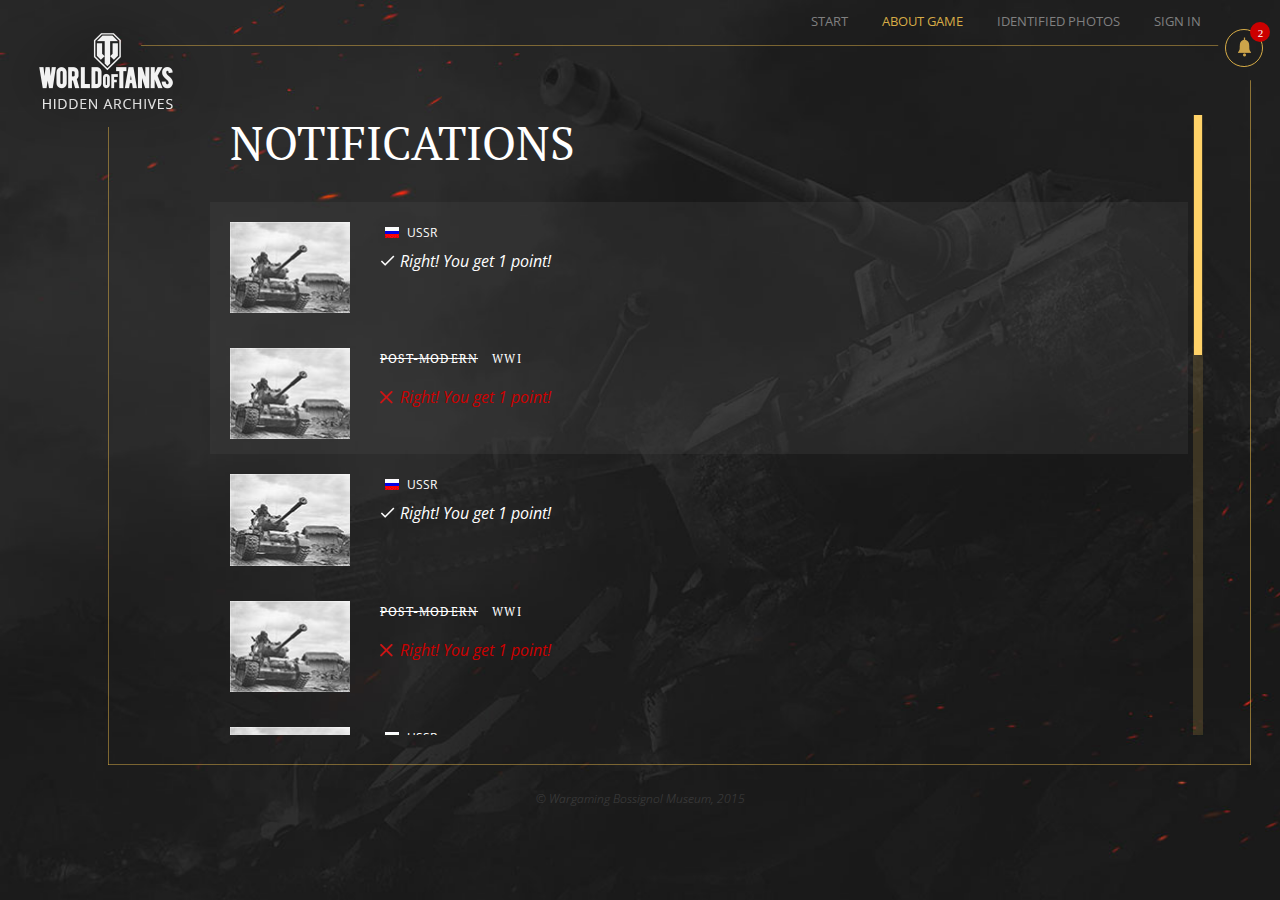
<file: notifications.html>
﻿<!DOCTYPE html>
<html xmlns="http://www.w3.org/1999/xhtml">
<head>
    <title>Archives</title>
    <meta http-equiv="Content-Type" content="text/html; charset=utf-8"/>
    <link rel="stylesheet" href="css/style.css" media="screen" />
    <link href='http://fonts.googleapis.com/css?family=Open+Sans:300,300italic,400,400italic,600,600italic,700,700italic&subset=latin,cyrillic-ext,cyrillic' rel='stylesheet' type='text/css'><script src="js/main.js"></script>
    <link href='http://fonts.googleapis.com/css?family=PT+Serif:400,700,700italic,400italic' rel='stylesheet' type='text/css'>
    <script src="js/jquery-2.1.4.min.js"></script>
    <script src="js/owl.carousel.min.js"></script>
    <script src="js/jquery.nanoscroller.js"></script>
    <script src="js/main.js"></script>
</head>
<body>
    <header>
        <a href="#" class="logo">
            <img src="content/images/logo.png" alt="wot hidden archives" />
        </a>
        <nav class="menu">
            <a class="menu_link" href="#">start</a>
            <a class="menu_link menu_link__active" href="#">about game</a>
            <a class="menu_link" href="#">Identified photos</a>
            <a class="menu_link" href="#">sign in</a>
        </nav>
        <div class="notifications">
            <a class="notifications_icon" href="#">
                notifications
                <span class="notifications_new">2</span>
            </a>
        </div>
    </header>
    <svg class="frame" version="1.1" xmlns="http://www.w3.org/2000/svg" xmlns:xlink="http://www.w3.org/1999/xlink" x="0px" y="0px"
         viewBox="0 0 1080 723" enable-background="new 0 0 1080 723" xml:space="preserve" preserveAspectRatio="none">
        <line stroke-miterlimit="10" x1="1079.9" y1="35.3" x2="1079.9" y2="722.9" />
        <line stroke-miterlimit="10" x1="1079.9" y1="722.9" x2="0" y2="722.9" />
        <line stroke-miterlimit="10" x1="0" y1="722.9" x2="0" y2="82.3" />
        <line stroke-miterlimit="10" x1="31.3" y1="0" x2="1049" y2="0" />
    </svg>
    <section class="content">
        <div class="scroll">
            <div class="scroll_content">
                <h1 class="heading-1 heading-1__indent-left">notifications</h1>
                <ul class="notifications-list">
                    <li class="notifications-list_item notifications-list_item__new">
                        <img class="notifications-list_image" src="content/images/notification-image.jpg" alt="img" />
                        <div class="notifications-list_content">
                            <span class="nation">
                                <span class="flag flag__ussr">ussr</span> ussr
                            </span>
                            <p class="answeir-result answeir-result__right">
                                Right! You get 1 point!
                            </p>
                        </div>
                    </li>
                    <li class="notifications-list_item notifications-list_item__new">
                        <img class="notifications-list_image" src="content/images/notification-image.jpg" alt="img" />
                        <div class="notifications-list_content">
                            <p>
                                <span class="answeir answeir__wrong">Post-modern</span>
                                <span class="answeir">WWI</span>
                            </p>
                            <p class="answeir-result answeir-result__wrong">
                                Right! You get 1 point!
                            </p>
                        </div>
                    </li>
                    <li class="notifications-list_item">
                        <img class="notifications-list_image" src="content/images/notification-image.jpg" alt="img" />
                        <div class="notifications-list_content">
                            <span class="nation">
                                <span class="flag flag__ussr">ussr</span> ussr
                            </span>
                            <p class="answeir-result answeir-result__right">
                                Right! You get 1 point!
                            </p>
                        </div>
                    </li>
                    <li class="notifications-list_item">
                        <img class="notifications-list_image" src="content/images/notification-image.jpg" alt="img" />
                        <div class="notifications-list_content">
                            <p>
                                <span class="answeir answeir__wrong">Post-modern</span>
                                <span class="answeir">WWI</span>
                            </p>
                            <p class="answeir-result answeir-result__wrong">
                                Right! You get 1 point!
                            </p>
                        </div>
                    </li>
                    <li class="notifications-list_item">
                        <img class="notifications-list_image" src="content/images/notification-image.jpg" alt="img" />
                        <div class="notifications-list_content">
                            <span class="nation">
                                <span class="flag flag__ussr">ussr</span> ussr
                            </span>
                            <p class="answeir-result answeir-result__right">
                                Right! You get 1 point!
                            </p>
                        </div>
                    </li>
                    <li class="notifications-list_item">
                        <img class="notifications-list_image" src="content/images/notification-image.jpg" alt="img" />
                        <div class="notifications-list_content">
                            <p>
                                <span class="answeir answeir__wrong">Post-modern</span>
                                <span class="answeir">WWI</span>
                            </p>
                            <p class="answeir-result answeir-result__wrong">
                                Right! You get 1 point!
                            </p>
                        </div>
                    </li>
                    <li class="notifications-list_item">
                        <img class="notifications-list_image" src="content/images/notification-image.jpg" alt="img" />
                        <div class="notifications-list_content">
                            <span class="nation">
                                <span class="flag flag__ussr">ussr</span> ussr
                            </span>
                            <p class="answeir-result answeir-result__right">
                                Right! You get 1 point!
                            </p>
                        </div>
                    </li>
                    <li class="notifications-list_item">
                        <img class="notifications-list_image" src="content/images/notification-image.jpg" alt="img" />
                        <div class="notifications-list_content">
                            <p>
                                <span class="answeir answeir__wrong">Post-modern</span>
                                <span class="answeir">WWI</span>
                            </p>
                            <p class="answeir-result answeir-result__wrong">
                                Right! You get 1 point!
                            </p>
                        </div>
                    </li>
                    <li class="notifications-list_item">
                        <img class="notifications-list_image" src="content/images/notification-image.jpg" alt="img" />
                        <div class="notifications-list_content">
                            <span class="nation">
                                <span class="flag flag__ussr">ussr</span> ussr
                            </span>
                            <p class="answeir-result answeir-result__right">
                                Right! You get 1 point!
                            </p>
                        </div>
                    </li>
                    <li class="notifications-list_item">
                        <img class="notifications-list_image" src="content/images/notification-image.jpg" alt="img" />
                        <div class="notifications-list_content">
                            <p>
                                <span class="answeir answeir__wrong">Post-modern</span>
                                <span class="answeir">WWI</span>
                            </p>
                            <p class="answeir-result answeir-result__wrong">
                                Right! You get 1 point!
                            </p>
                        </div>
                    </li>
                    <li class="notifications-list_item">
                        <img class="notifications-list_image" src="content/images/notification-image.jpg" alt="img" />
                        <div class="notifications-list_content">
                            <span class="nation">
                                <span class="flag flag__ussr">ussr</span> ussr
                            </span>
                            <p class="answeir-result answeir-result__right">
                                Right! You get 1 point!
                            </p>
                        </div>
                    </li>
                    <li class="notifications-list_item">
                        <img class="notifications-list_image" src="content/images/notification-image.jpg" alt="img" />
                        <div class="notifications-list_content">
                            <p>
                                <span class="answeir answeir__wrong">Post-modern</span>
                                <span class="answeir">WWI</span>
                            </p>
                            <p class="answeir-result answeir-result__wrong">
                                Right! You get 1 point!
                            </p>
                        </div>
                    </li>
                </ul>
            </div>
        </div>
    </section>
    <footer>
        <p class="copyright">© Wargaming Bossignol Museum, 2015</p>
    </footer>
</body>
</html>
</file>
<file: css/style.css>
.chosen-container{position:relative;display:inline-block;vertical-align:middle;font:12px "PT Serif",serif;letter-spacing:.1em;text-transform:uppercase;-webkit-user-select:none;-moz-user-select:none;-ms-user-select:none;user-select:none}.chosen-container *{-webkit-box-sizing:border-box;-moz-box-sizing:border-box;box-sizing:border-box}.chosen-container .chosen-drop{position:absolute;top:100%;left:-9999px;z-index:1010;width:100%;background:#2a2a2a}.chosen-container.chosen-with-drop .chosen-drop{left:0}.chosen-container a{cursor:pointer}.chosen-container .chosen-single .group-name,.chosen-container .search-choice .group-name{margin-right:4px;overflow:hidden;white-space:nowrap;text-overflow:ellipsis;font-weight:400;color:#999}.chosen-container .chosen-single .group-name:after,.chosen-container .search-choice .group-name:after{content:":";padding-left:2px;vertical-align:top}.chosen-container-single .chosen-single{position:relative;display:block;overflow:hidden;padding:0 0 0 8px;height:25px;-webkit-background-clip:padding-box;background-clip:padding-box;color:#fff;text-decoration:none;text-transform:uppercase;white-space:nowrap;line-height:24px}.chosen-container-single .chosen-default{color:#999}.chosen-container-single .chosen-single span{display:block;overflow:hidden;margin-right:26px;text-overflow:ellipsis;white-space:nowrap}.chosen-container-single .chosen-single-with-deselect span{margin-right:38px}.chosen-container-single .chosen-single abbr{position:absolute;top:6px;right:26px;display:block;width:12px;height:12px;background:url(./images/chosen-sprite.png) -42px 1px no-repeat;font-size:1px}.chosen-container-single .chosen-single abbr:hover,.chosen-container-single.chosen-disabled .chosen-single abbr:hover{background-position:-42px -10px}.chosen-container-single .chosen-single div{position:absolute;top:0;right:0;display:block;width:18px;height:100%}.chosen-container-single .chosen-single div b{display:block;width:100%;height:100%;background:url(./images/chosen-sprite.png) no-repeat 0 2px}.chosen-container-single .chosen-search{position:relative;z-index:1010;margin:0;padding:3px 4px;white-space:nowrap}.chosen-container-single .chosen-search input[type=text]{margin:1px 0;padding:4px 20px 4px 5px;width:100%;height:auto;outline:0;border:1px solid #aaa;background:#fff url(./images/chosen-sprite.png) no-repeat 100% -20px;background:url(./images/chosen-sprite.png) no-repeat 100% -20px;font-size:1em;font-family:sans-serif;line-height:normal}.chosen-container-single .chosen-drop{margin-top:-1px;-webkit-background-clip:padding-box;background-clip:padding-box}.chosen-container-single.chosen-container-single-nosearch .chosen-search{position:absolute;left:-9999px}.chosen-container .chosen-results{color:#fff;position:relative;overflow-x:hidden;overflow-y:auto;margin:0 4px 4px 0;padding:0 0 0 4px;max-height:240px;-webkit-overflow-scrolling:touch}.chosen-container .chosen-results li{display:none;margin:0;list-style:none;line-height:15px;word-wrap:break-word;-webkit-touch-callout:none;padding:10px 15px}.chosen-container .chosen-results li.active-result{display:list-item;cursor:pointer}.chosen-container .chosen-results li.disabled-result{display:list-item;color:#ccc;cursor:default}.chosen-container .chosen-results li.highlighted{color:#d7ac46;background:#353535}.chosen-container .chosen-results li.no-results{color:#777;display:list-item;background:#f4f4f4}.chosen-container .chosen-results li.group-result{display:list-item;font-weight:700;cursor:default}.chosen-container .chosen-results li.group-option{padding-left:15px}.chosen-container .chosen-results li em{font-style:normal;text-decoration:underline}.chosen-container-multi .chosen-choices{position:relative;overflow:hidden;margin:0;padding:0 5px;width:100%;height:auto!important;height:1%;background-color:#fff;cursor:text}.chosen-container-multi .chosen-choices li{float:left;list-style:none}.chosen-container-multi .chosen-choices li.search-field{margin:0;padding:0;white-space:nowrap}.chosen-container-multi .chosen-choices li.search-field input[type=text]{margin:1px 0;padding:0;height:25px;outline:0;border:0!important;background:transparent!important;-webkit-box-shadow:none;box-shadow:none;color:#999;font-size:100%;font-family:sans-serif;line-height:normal}.chosen-container-multi .chosen-choices li.search-choice{position:relative;margin:3px 5px 3px 0;padding:3px 20px 3px 5px;border:1px solid #aaa;max-width:100%;background-color:#eee;-webkit-background-size:100% 19px;background-size:100% 19px;background-repeat:repeat-x;-webkit-background-clip:padding-box;background-clip:padding-box;color:#333;line-height:13px;cursor:default}.chosen-container-multi .chosen-choices li.search-choice span{word-wrap:break-word}.chosen-container-multi .chosen-choices li.search-choice .search-choice-close{position:absolute;top:4px;right:3px;display:block;width:12px;height:12px;background:url(./images/chosen-sprite.png) -42px 1px no-repeat;font-size:1px}.chosen-container-multi .chosen-choices li.search-choice .search-choice-close:hover{background-position:-42px -10px}.chosen-container-multi .chosen-choices li.search-choice-disabled{padding-right:5px;border:1px solid #ccc;background-color:#e4e4e4;color:#666}.chosen-container-multi .chosen-choices li.search-choice-focus{background:#d4d4d4}.chosen-container-multi .chosen-choices li.search-choice-focus .search-choice-close{background-position:-42px -10px}.chosen-container-multi .chosen-results{margin:0;padding:0}.chosen-container-multi .chosen-drop .result-selected{display:list-item;color:#ccc;cursor:default}.chosen-container-active.chosen-with-drop .chosen-single{color:#d7ac46}.chosen-container-active.chosen-with-drop .chosen-single div{border-left:0;background:0 0}.chosen-container-active .chosen-choices{border:1px solid #5897fb;-webkit-box-shadow:0 0 5px rgba(0,0,0,.3);box-shadow:0 0 5px rgba(0,0,0,.3)}.chosen-container-active .chosen-choices li.search-field input[type=text]{color:#222!important}.chosen-disabled{opacity:.5!important;cursor:default}.chosen-disabled .chosen-choices .search-choice .search-choice-close,.chosen-disabled .chosen-single{cursor:default}.slider{min-height:200px;max-width:1600px;margin:auto;padding:0 4%;position:relative;z-index:3}.slider_item{list-style:none;padding:0 10% 0 0}.slider_title{color:#d7ac46;font-family:"PT Serif",serif;margin:0 0 18px;text-transform:uppercase}.slider_main-word{color:#fff;display:block;font-size:28px;line-height:25px;text-transform:uppercase}.slider_image{float:left;margin:5px 20px 0 0}.slider_text{color:#fff;margin:0;opacity:.3}.slider_image+.slider_title+.slider_text{margin-left:130px}.scroll{position:relative;height:620px;width:100%;overflow:hidden}.scroll_content{position:absolute;overflow:scroll;overflow-x:hidden;top:0;right:0;bottom:0;left:0}.scroll_content:focus{outline:thin dotted}.scroll_content::-webkit-scrollbar{display:none}.has-scrollbar .scroll_content::-webkit-scrollbar{display:block}.scroll .nano-pane{background:rgba(205,164,74,.2);position:absolute;width:10px;right:0;top:0;bottom:0;opacity:1;-webkit-transition:.2s;transition:.2s}.scroll .nano-pane .nano-slider{background:#ffd268;position:relative;margin:0 1px}.scroll__short{height:480px}.scroll__game{height:420px}.owl-carousel .owl-wrapper:after{content:".";display:block;clear:both;visibility:hidden;line-height:0;height:0}.owl-carousel{display:none;position:relative;-ms-touch-action:pan-y}.owl-carousel .owl-wrapper{display:none;position:relative}.owl-carousel .owl-wrapper-outer{overflow:hidden;position:relative;width:100%}.owl-carousel .owl-wrapper-outer.autoHeight{-webkit-transition:height 500ms ease-in-out;transition:height 500ms ease-in-out}.owl-carousel .owl-item{float:left}.owl-controls .owl-buttons div,.owl-controls .owl-page{cursor:pointer}.owl-controls{-webkit-user-select:none;-khtml-user-select:none;-moz-user-select:none;-ms-user-select:none;user-select:none;-webkit-tap-highlight-color:transparent}.grabbing{cursor:url(./images/carousel/grabbing.png) 8 8,move}.owl-carousel .owl-item,.owl-carousel .owl-wrapper{-webkit-backface-visibility:hidden;-moz-backface-visibility:hidden;-ms-backface-visibility:hidden;-webkit-transform:translate3d(0,0,0);-moz-transform:translate3d(0,0,0);-ms-transform:translate3d(0,0,0)}.owl-theme .owl-controls{margin-top:10px;text-align:center}.owl-theme .owl-controls .owl-buttons div{font:0/0 a;text-shadow:none;color:transparent;background-image:url(./images/carousel/carousel-navigation.png);position:absolute;top:50%;margin:-19px 0 0;height:38px;width:21px;opacity:1;-webkit-transition:.2s ease opacity;transition:.2s ease opacity}.owl-theme .owl-controls .owl-buttons div:hover{opacity:.5}.owl-prev{left:10px}.owl-next{background-position:-22px 0;right:10px}.owl-theme .owl-controls .owl-page{display:inline-block;zoom:1;*display:inline}.owl-theme .owl-controls .owl-page span{display:block;width:12px;height:12px;margin:5px 7px;-webkit-filter:Alpha(Opacity=50);filter:Alpha(Opacity=50);opacity:.5;border-radius:20px;background:#869791}.owl-theme .owl-controls .owl-page.active span,.owl-theme .owl-controls.clickable .owl-page:hover span{-webkit-filter:Alpha(Opacity=100);filter:Alpha(Opacity=100);opacity:1}.owl-theme .owl-controls .owl-page span.owl-numbers{height:auto;width:auto;color:#FFF;padding:2px 10px;font-size:12px;border-radius:30px}.owl-origin{-webkit-perspective:1200px;-webkit-perspective-origin-x:50%;-webkit-perspective-origin-y:50%;-moz-perspective-origin-x:50%;-moz-perspective-origin-y:50%;-ms-perspective:1200px;perspective:1200px}.owl-fade-out{z-index:10;-webkit-animation:fadeOut .7s both ease;animation:fadeOut .7s both ease}.owl-fade-in{-webkit-animation:fadeIn .7s both ease;animation:fadeIn .7s both ease}.owl-backSlide-out{-webkit-animation:backSlideOut 1s both ease;animation:backSlideOut 1s both ease}.owl-backSlide-in{-webkit-animation:backSlideIn 1s both ease;animation:backSlideIn 1s both ease}.owl-goDown-out{-webkit-animation:scaleToFade .7s ease both;animation:scaleToFade .7s ease both}.owl-goDown-in{-webkit-animation:goDown .6s ease both;animation:goDown .6s ease both}.owl-fadeUp-in{-webkit-animation:scaleUpFrom .5s ease both;animation:scaleUpFrom .5s ease both}.owl-fadeUp-out{-webkit-animation:scaleUpTo .5s ease both;animation:scaleUpTo .5s ease both}@-webkit-keyframes empty{0%{opacity:1}}@keyframes empty{0%{opacity:1}}@-webkit-keyframes fadeIn{0%{opacity:0}100%{opacity:1}}@keyframes fadeIn{0%{opacity:0}100%{opacity:1}}@-webkit-keyframes fadeOut{0%{opacity:1}100%{opacity:0}}@keyframes fadeOut{0%{opacity:1}100%{opacity:0}}@-webkit-keyframes backSlideOut{25%{opacity:.5;-webkit-transform:translateZ(-500px)}100%,75%{opacity:.5;-webkit-transform:translateZ(-500px) translateX(-200%)}}@keyframes backSlideOut{25%{opacity:.5;-webkit-transform:translateZ(-500px);-ms-transform:translateZ(-500px);transform:translateZ(-500px)}100%,75%{opacity:.5;-webkit-transform:translateZ(-500px) translateX(-200%);-ms-transform:translateZ(-500px) translateX(-200%);transform:translateZ(-500px) translateX(-200%)}}@-webkit-keyframes backSlideIn{0%,25%{opacity:.5;-webkit-transform:translateZ(-500px) translateX(200%)}75%{opacity:.5;-webkit-transform:translateZ(-500px)}100%{opacity:1;-webkit-transform:translateZ(0) translateX(0)}}@keyframes backSlideIn{0%,25%{opacity:.5;-webkit-transform:translateZ(-500px) translateX(200%);-ms-transform:translateZ(-500px) translateX(200%);transform:translateZ(-500px) translateX(200%)}75%{opacity:.5;-webkit-transform:translateZ(-500px);-ms-transform:translateZ(-500px);transform:translateZ(-500px)}100%{opacity:1;-webkit-transform:translateZ(0) translateX(0);-ms-transform:translateZ(0) translateX(0);transform:translateZ(0) translateX(0)}}@-webkit-keyframes scaleToFade{to{opacity:0;-webkit-transform:scale(0.8)}}@keyframes scaleToFade{to{opacity:0;-webkit-transform:scale(0.8);-ms-transform:scale(0.8);transform:scale(0.8)}}@-webkit-keyframes goDown{from{-webkit-transform:translateY(-100%)}}@keyframes goDown{from{-webkit-transform:translateY(-100%);-ms-transform:translateY(-100%);transform:translateY(-100%)}}@-webkit-keyframes scaleUpFrom{from{opacity:0;-webkit-transform:scale(1.5)}}@keyframes scaleUpFrom{from{opacity:0;-webkit-transform:scale(1.5);-ms-transform:scale(1.5);transform:scale(1.5)}}@-webkit-keyframes scaleUpTo{to{opacity:0;-webkit-transform:scale(1.5)}}@keyframes scaleUpTo{to{opacity:0;-webkit-transform:scale(1.5);-ms-transform:scale(1.5);transform:scale(1.5)}}/*! normalize.css v3.0.2 | MIT License | git.io/normalize */html{font-family:sans-serif;-ms-text-size-adjust:100%;-webkit-text-size-adjust:100%}body{margin:0}article,aside,details,figcaption,figure,footer,header,hgroup,main,menu,nav,section,summary{display:block}audio,canvas,progress,video{display:inline-block;vertical-align:baseline}audio:not([controls]){display:none;height:0}[hidden],template{display:none}a{background-color:transparent}a:active,a:hover{outline:0}abbr[title]{border-bottom:1px dotted}b,strong{font-weight:700}dfn{font-style:italic}h1{font-size:2em;margin:.67em 0}mark{background:#ff0;color:#000}small{font-size:80%}sub,sup{font-size:75%;line-height:0;position:relative;vertical-align:baseline}sup{top:-.5em}sub{bottom:-.25em}img{border:0}svg:not(:root){overflow:hidden}figure{margin:1em 40px}hr{-moz-box-sizing:content-box;-webkit-box-sizing:content-box;box-sizing:content-box;height:0}pre{overflow:auto}code,kbd,pre,samp{font-family:monospace,monospace;font-size:1em}button,input,optgroup,select,textarea{color:inherit;font:inherit;margin:0}button{overflow:visible}button,select{text-transform:none}button,html input[type=button],input[type=reset],input[type=submit]{-webkit-appearance:button;cursor:pointer}button[disabled],html input[disabled]{cursor:default}button::-moz-focus-inner,input::-moz-focus-inner{border:0;padding:0}input{line-height:normal}input[type=checkbox],input[type=radio]{-webkit-box-sizing:border-box;-moz-box-sizing:border-box;box-sizing:border-box;padding:0}input[type=number]::-webkit-inner-spin-button,input[type=number]::-webkit-outer-spin-button{height:auto}input[type=search]{-webkit-appearance:textfield;-moz-box-sizing:content-box;-webkit-box-sizing:content-box;box-sizing:content-box}input[type=search]::-webkit-search-cancel-button,input[type=search]::-webkit-search-decoration{-webkit-appearance:none}fieldset{border:1px solid silver;margin:0 2px;padding:.35em .625em .75em}legend{border:0;padding:0}optgroup{font-weight:700}table{border-collapse:collapse;border-spacing:0}td,th{padding:0}@font-face{font-family:MinionPro;src:url(../fonts/minion_pro-webfont.eot);src:url(../fonts/minion_pro-webfont.eot?#iefix) format("embedded-opentype"),url(../fonts/minion_pro-webfont.woff2) format("woff2"),url(../fonts/minion_pro-webfont.woff) format("woff"),url(../fonts/minion_pro-webfont.ttf) format("truetype"),url(../fonts/minion_pro-webfont.svg#minion_proregular) format("svg");font-weight:400;font-style:normal}.content,.game-form,.notifications-list_item,.prize,.slider{clear:both;zoom:1}.content:after,.game-form:after,.notifications-list_item:after,.prize:after,.slider:after{clear:both;content:".";display:block;height:0;line-height:0;visibility:hidden}body{background:#141414 url(./images/bg.jpg) no-repeat fixed;-webkit-background-size:cover;background-size:cover;color:gray;font:16px/28px "Open Sans",sans-serif;min-width:1024px}.main{-webkit-background-size:100% auto;background-size:100% auto}.showcase{background:url(./images/main-bg.jpg) no-repeat;-webkit-background-size:100% auto;background-size:100% auto;min-height:750px;padding:10px 4% 80px;position:relative;z-index:2}.showcase:after{background:url(./images/flag.png) no-repeat;-webkit-background-size:100% auto;background-size:100% auto;content:'';position:absolute;left:0;right:0;top:33vw;height:1500px;z-index:-1}.showcase_logo{position:absolute;left:8.4%;margin:0 0 0 -120px;top:43px}.showcase_description{color:#fff;position:absolute;top:220px;left:3.6%;width:550px}.showcase_description p{font-style:italic;margin:0}.showcase__minigame{background:url(./images/flag.png) no-repeat 0 190px;-webkit-background-size:100% auto;background-size:100% auto;min-height:675px}.showcase__minigame:after{content:none}.showcase__minigame-finish{background-position:0 -100px}.content{min-height:635px;padding:115px 6% 10px 16.4%;position:relative}.content_left{float:left;width:50%}.content_right{float:right;position:relative;width:40%}.content_right__indent-top{padding-top:85px;height:540px}.content_aside{font-size:18px;font-style:italic;margin-top:0}.content_game-image{font:0/0 a;text-shadow:none;color:transparent;background-repeat:no-repeat;background-position:center center;-webkit-background-size:100% auto;background-size:100% auto;height:595px;width:150%;position:relative;right:35%;top:10px}.content_slider{margin:-60px -19px 0 0;position:absolute;right:2.2%;top:50%}.content_counter{color:#666;font-size:13px;font-style:italic;margin:0 0 5px}.content_control{background:url(./images/content-controls.png) no-repeat;font:0/0 a;text-shadow:none;color:transparent;border:1px solid #d7ac46;border-radius:50%;display:block;margin:5px auto;height:35px;width:35px;-webkit-transition:.2s ease background-color,.2s ease color;transition:.2s ease background-color,.2s ease color}.content_control:hover{background-color:#d7ac46}.content_control__next{background-position:14px 8px}.content_control__next:hover{background-position:14px -49px}.content_control__prev{background-position:11px -20px}.content_control__prev:hover{background-position:11px -78px}.content p:not([class]){margin:0 0 25px}.main-photos{padding:0 4%;position:relative;max-width:1600px;margin:auto;z-index:3}.main-photos_title{color:#fff;font:20px/54px "PT Serif",serif;margin:0 0 30px;text-transform:uppercase}.main-photos_list{margin:0 -2% 0 0;padding:0}.main-photos_item{list-style:none;float:left;margin:0 2% 0 0;width:31.3%;position:relative;text-align:center}.main-photos_flag{position:absolute;left:50%;top:50%;margin:-180px 0 0 -328px;z-index:-1}.main-photos_image{margin:0 0 10px;width:100%}.main-photos_model{color:#fff;font:lighter italic 18px "Open Sans",sans-serif;display:block}.main-photos_model:before{background:url(./images/nations.png) no-repeat;content:'';display:inline-block;margin:0 10px 0 0;width:21px;height:20px;vertical-align:-2px}.main-photos_model__ussr:before{background-position:0 0}.main-photos_model__uk:before{background-position:0 -20px}.main-photos_model__usa:before{background-position:0 -40px}.main-photos_model__chech:before{background-position:0 -60px}.main-photos_model__germany:before{background-position:0 -80px}.main-photos_model__spain:before{background-position:0 -100px}.main-photos_model__france:before{background-position:0 -120px}.main-photos_model__poland:before{background-position:0 -140px}.main-photos_model__turkey:before{background-position:0 -160px}.main-photos_model__portugal:before{background-position:0 -180px}.main-photos_model__japan:before{background-position:0 -200px}.main-photos_model__holland:before{background-position:0 -220px}.main-photos_model__china:before{background-position:0 -240px}.main-photos_model__korea:before{background-position:0 -260px}.main-photos_model__brazil:before{background-position:0 -280px}.main-photos_model__argentina:before{background-position:0 -300px}.prize{overflow:hidden;margin:0 auto 35px;max-width:1600px;padding:0 4%;position:relative;z-index:3}.prize:before{background:url(./images/flag-small.png) no-repeat;content:'';position:absolute;left:0;right:0;top:100px;height:865px;z-index:-1}.prize_title{color:#fff;font:20px/54px "PT Serif",serif;margin:170px 0 20px;text-transform:uppercase}.prize_main{color:#fff;font:48px/58px "PT Serif",serif;margin:20px 0;text-transform:uppercase}.prize_model{color:#d7ac46;display:block}.prize_description{font-style:italic}.prize_image{position:absolute;top:-50px;right:-20px;z-index:-1}.prize_items{margin:175px 0 0}.prize_item{box-sizing:border-box;-moz-box-sizing:border-box;-webkit-box-sizing:border-box;float:left;padding:50px 0 50px 200px;width:50%}.prize_item__premium{background:url(./images/prizes/premium.png) no-repeat 5% 35%;border-bottom:1px solid #212121;border-right:1px solid #212121;min-height:200px}.prize_item__gold{background:url(./images/prizes/gold.png) no-repeat 4% center;border-bottom:1px solid #212121;min-height:200px}.prize_item__gold-premium{background:url(./images/prizes/gold-and-premium.png) no-repeat .5% 62%;padding-top:75px;border-right:1px solid #212121;min-height:175px}.prize_item__premium-light{background:url(./images/prizes/premium.png) no-repeat 4% 68%;padding-top:75px;min-height:175px}.prize_item-title{font:28px "PT Serif",serif;margin:0 0 10px;text-transform:uppercase}.prize_item-description{font:lighter italic 16px "Open Sans",sans-serif;margin:0;opacity:.5}.start{margin:0 auto 70px;position:relative;text-align:center;max-width:1600px;z-index:1}.start_message{font:lighter italic 16px "Open Sans",sans-serif;margin:25px 0;opacity:.25}.copyright{color:#fff;font:lighter italic 12px "Open Sans",sans-serif;margin:30px 0;opacity:.15;text-align:center}.heading-1{color:#fff;font:46px/56px "PT Serif",serif;text-transform:uppercase}.heading-1__indent-left{margin-left:20px}.content .heading-1{margin-top:0}.heading-2{color:#fff;font:32px "PT Serif",serif;text-transform:uppercase}.heading-3{color:#fff;font:17px "PT Serif",serif;text-transform:uppercase}.dashboard_item .heading-3{margin:0 0 35px}.heading-4{color:#fff;font:italic 18px/28px "Open Sans",sans-serif}.frame{position:absolute;top:45px;left:8.4%;width:89.3%;height:720px}.frame line{stroke:#d7ac46}.gold{color:#d7ac46}.dashboard{display:-webkit-box;display:-moz-box;display:-ms-flexbox;display:-webkit-flex;display:flex;-webkit-flex-wrap:wrap;-ms-flex-wrap:wrap;flex-wrap:wrap;margin:45px 0 0 8.4%;width:89.3%;height:720px;position:relative}.dashboard_item{box-sizing:border-box;-moz-box-sizing:border-box;-webkit-box-sizing:border-box;padding:40px 8%;height:50%;width:50%;position:relative}.dashboard_item:nth-child(2),.dashboard_item:nth-child(3){background:rgba(255,255,255,.05)}.dashboard_item:nth-child(2n){padding-left:4%;padding-right:4%}.prizes-slider{padding:0;position:absolute;height:83%;top:0;left:15px;right:15px;bottom:0}.prizes-slider_item{list-style:none;padding:0 15.5%}.prizes-slider_title{color:#fff;font:32px/38px "PT Serif",serif;margin:170px 0 30px;text-transform:uppercase}.prizes-slider_model{color:#d7ac46;display:block}.prizes-slider_description{font:lighter italic 16px "Open Sans",sans-serif;margin:0}.prizes-slider_image{position:absolute;top:0;right:0;max-height:100%;z-index:-1}.popup{background:rgba(42,42,42,.95);position:fixed;top:0;bottom:0;right:0;left:0;overflow:auto;z-index:10;display:none}.popup_content{height:100%;margin:auto;padding:70px 0 0;width:550px}.popup_content__center{display:-webkit-box;display:-moz-box;display:-ms-flexbox;display:-webkit-flex;display:flex;-webkit-box-pack:center;-webkit-justify-content:center;-moz-box-pack:center;-ms-flex-pack:center;justify-content:center;-webkit-box-orient:vertical;-webkit-box-direction:normal;-webkit-flex-direction:column;-moz-box-orient:vertical;-moz-box-direction:normal;-ms-flex-direction:column;flex-direction:column;width:655px}.popup_close{color:#d7ac46;font-size:30px;position:absolute;top:85px;right:85px;text-decoration:none;z-index:1;-webkit-transition:.2s ease color;transition:.2s ease color}.popup_close:hover{color:#fff}.popup p:not([class]){margin:0 0 40px}.menu{position:absolute;top:6px;right:6.2%;z-index:3}.menu_link{color:gray;font-size:13px;margin-right:30px;text-decoration:none;text-transform:uppercase;-webkit-transition:.2s ease color;transition:.2s ease color}.menu_link:hover{color:#fff}.menu_link:last-child{margin:0}.menu_link__active{color:#d7ac46}.menu__main{right:3.6%;z-index:3}.logo{position:absolute;left:8.3%;margin:0 0 0 -120px;top:-20px}.notifications{position:absolute;top:10px;right:1.3%;z-index:3}.notifications_icon{font:0/0 a;text-shadow:none;color:transparent;display:inline-block;background:url(./images/bell.png) no-repeat center 7px;border:1px solid #d7ac46;border-radius:50%;position:relative;height:36px;width:36px;-webkit-transition:.3s background-color ease;transition:.3s background-color ease}.notifications_icon:hover{background-color:#d7ac46;background-position:center -20px}.notifications_icon:active{background-corol:#ab8a3e}.notifications_new{color:#fff;background:#c00;border-radius:50%;font-size:11px;line-height:22px;position:absolute;top:-8px;right:-8px;height:20px;width:20px;vertical-align:middle;text-align:center}.notifications h1{margin-left:20px}.notifications-list{margin:0 15px 0 0;padding:0}.notifications-list_item{list-style:none;padding:15px 20px}.notifications-list_item__new{background:rgba(76,76,76,.25)}.notifications-list_image{float:left;margin:5px 30px 0 0;width:120px}.notifications-list_content{margin:0 0 0 150px}.notifications-list_content p:first-child{margin:0 0 10px}.fb{background-image:url(./images/fb.png);background-repeat:no-repeat;-webkit-transition:.3s background-color ease;transition:.3s background-color ease}.fb__small{font:0/0 a;text-shadow:none;color:transparent;background-position:center center;position:absolute;top:90px;right:1.2%;border:1px solid #d7ac46;border-radius:50%;height:36px;width:36px}.fb__small:hover{background-color:#d7ac46;background-position:center -40px}.fb__small:active{background-corol:#ab8a3e}.fb__big{background-position:12px 10px;border:1px solid #4e5f98;color:#4e5f98;font-size:13px;letter-spacing:.1em;padding:8px 20px 8px 35px;text-decoration:none;text-transform:uppercase}.fb__big:hover{background-position:12px -40px;color:#000;background-color:#4e5f98}.fb__big:active{background-color:#44517b}.link:before{filter:alpha(opacity=0);opacity:0;content:"";border-bottom:0 solid;position:absolute;top:50%;left:0;width:100%;margin-top:9px;-webkit-transition:.3s ease opacity;transition:.3s ease opacity}.link:hover:before{filter:alpha(opacity=80);opacity:.8;border-bottom-width:1px}@media all and (max-width:768px){.link:before{content:none}}.link{color:gray;font-style:italic;padding:0 10px 0 0;position:relative;text-decoration:none;-webkit-transition:.2s ease color;transition:.2s ease color}.link:hover{color:#fff}.link:after{content:'\00BB';position:absolute;right:0;top:-1px}.link__main{color:#d7ac46}.link__main:hover{color:#ffd268}.link__simple{text-decoration:none}.link__simple:after,.link__simple:before{content:none}.link__skip{position:absolute;bottom:0;left:0}.button{color:#d7ac46;border:1px solid #d7ac46;display:inline-block;font:16px "PT Serif",serif;letter-spacing:.2em;margin:45px 20px 45px 0;padding:15px 50px;text-decoration:none;text-transform:uppercase;-webkit-transition:.2s ease background-color,.2s ease color;transition:.2s ease background-color,.2s ease color}.button:hover{background-color:#d7ac46;color:#fff}.button:active{background-color:#ab8a3e}.button__next{background:url(./images/next.png) no-repeat right 20px;padding:15px 36px}.button__next:hover{background-position:right -11px}.button__center{margin:45px auto}.button__absolute{position:absolute;top:50%;left:50%;-webkit-transform:translate(-50%,-50%);-ms-transform:translate(-50%,-50%);transform:translate(-50%,-50%);margin:0}.choose-button{border:1px solid transparent;color:#fff;float:left;clear:both;font:16px "PT Serif",serif;margin:5px 0;min-width:150px;padding:15px 20px 15px 40px;outline:0;text-decoration:none;text-transform:uppercase;-webkit-transition:.2s ease border-color,.2s ease background-color;transition:.2s ease border-color,.2s ease background-color}.choose-button:hover,.choose-button__selected{border-color:#d7ac46}.choose-button:active{color:#000;background-color:#ab8a3e}.choose-button__positive{background:url(./images/positive.png) no-repeat 15px 20px}.choose-button__positive:active{background-position:15px -14px}.choose-button__negative{background:url(./images/negative.png) no-repeat 15px 20px}.choose-button__negative:active{background-position:15px -13px}.choose-button__nation{clear:none;float:left;padding:11px 20px 12px;margin:0 4% 0 0;width:33%}input[type=password],input[type=text]{background:#262626;border:1px solid #ababab;color:#c6c6c6;font:12px "PT Serif",serif;padding:6px 13px;text-transform:uppercase;-webkit-transition:.2s ease border-color;transition:.2s ease border-color}input[type=password]:focus,input[type=text]:focus{border-color:#fff}input[type=password]::-moz-focus-inner,input[type=text]::-moz-focus-inner{border:0}input[type=password]::-webkit-input-placeholder,input[type=text]::-webkit-input-placeholder{color:#c6c6c6}input[type=password]::-moz-placeholder,input[type=text]::-moz-placeholder{color:#c6c6c6}input[type=password]:-ms-input-placeholder,input[type=text]:-ms-input-placeholder{color:#c6c6c6}input.search{background-image:url(./images/search.png);background-repeat:no-repeat;background-position:right center;padding-right:36px;width:180px}textarea{box-sizing:border-box;-moz-box-sizing:border-box;-webkit-box-sizing:border-box;background:0 0;border:1px solid #ababab;color:#c6c6c6;font:12px "PT Serif",serif;min-height:100px;overflow:auto;padding:12px 15px;text-transform:uppercase;resize:none;-webkit-transition:.2s ease border-color;transition:.2s ease border-color;width:100%}textarea:focus{border-color:#fff}textarea::-moz-focus-inner{border:0}textarea::-webkit-input-placeholder{color:#c6c6c6}textarea::-moz-placeholder{color:#c6c6c6}textarea:-ms-input-placeholder{color:#c6c6c6}.label{color:#fff;font-style:italic;display:block;margin:0 0 20px}.autocomplete-wrapper{display:inline;margin:0 0 0 10px;position:relative}.autocomplete{background:#262626;padding:0;position:absolute;left:0;right:0;top:13px;z-index:2;display:none}.autocomplete_item{color:#fff;cursor:pointer;font:12px "PT Serif",serif;list-style:none;margin:0;padding:10px 20px;-webkit-transition:.2s ease background;transition:.2s ease background}.autocomplete_item:hover{background:#353535}.game-form{height:515px;margin:55px 0 0}.game-form_heading{color:#fff;font:20px "PT Serif",serif;text-transform:uppercase}.game-form_model{color:#fff;font-size:12px;font-family:"PT Serif",serif;margin:30px 0 0;text-transform:uppercase}.game-form_process{color:#fff;font-style:italic;margin:15px 0 0;padding:0 0 0 25px;position:relative}.game-form_process-icon{font:0/0 a;text-shadow:none;color:transparent;-webkit-animation:process 1s infinite linear;animation:process 1s infinite linear;background:url(./images/process.png) no-repeat;position:absolute;left:0;top:5px;height:18px;width:18px}@-webkit-keyframes process{0%{-webkit-transform:rotateZ(0deg);transform:rotateZ(0deg)}50%{-webkit-transform:rotateZ(180deg);transform:rotateZ(180deg)}100%{-webkit-transform:rotateZ(360deg);transform:rotateZ(360deg)}}@keyframes process{0%{-webkit-transform:rotateZ(0deg);-ms-transform:rotateZ(0deg);transform:rotateZ(0deg)}50%{-webkit-transform:rotateZ(180deg);-ms-transform:rotateZ(180deg);transform:rotateZ(180deg)}100%{-webkit-transform:rotateZ(360deg);-ms-transform:rotateZ(360deg);transform:rotateZ(360deg)}}.stats{font-size:12px;font-style:italic;text-align:left;width:110%}.stats_value{color:#d7ac46;font-size:32px;font-style:normal;display:block;margin:0 0 5px}.stats__indent{margin:100px 0 0}.stats td{width:25%}.stats__full{position:relative;right:95px;text-align:left;vertical-align:top;width:645px}.stats__full td{padding:0 30px 40px 0;width:65px;vertical-align:top;line-height:normal}.stats__full td+td{font-size:16px;line-height:28px;font-style:normal;padding-top:3px;width:auto}.flag{font:0/0 a;text-shadow:none;color:transparent;background:url(./images/flags.jpg) no-repeat;display:inline-block;height:11px;width:14px;margin:0 5px 3px;vertical-align:middle}.flag__ussr{background-position:0 0}.flag__uk{background-position:0 -11px}.flag__usa{background-position:0 -22px}.flag__chech{background-position:0 -33px}.flag__germany{background-position:0 -44px}.flag__spain{background-position:0 -55px}.flag__france{background-position:0 -66px}.flag__poland{background-position:0 -77px}.flag__turkey{background-position:0 -88px}.flag__portugal{background-position:0 -99px}.flag__japan{background-position:0 -110px}.flag__holland{background-position:0 -121px}.flag__china{background-position:0 -132px}.flag__korea{background-position:0 -143px}.flag__brazil{background-position:0 -154px}.flag__argentina{background-position:0 -165px}.question{color:#ab8a3e;border:1px solid #ab8a3e;border-radius:50%;display:inline-block;line-height:18px;margin:0 5px;font-size:14px;text-align:center;vertical-align:1px;width:18px;text-decoration:none}.answeir{color:#fff;font-size:12px;font-family:"PT Serif",serif;letter-spacing:.1em;margin:0 10px 0 0;text-transform:uppercase}.answeir__wrong{text-decoration:line-through}.answeir-result{margin:0;padding:0 0 0 20px;font-style:italic}.answeir-result__right{color:#fff;background:url(./images/positive.png) no-repeat 0 8px}.answeir-result__wrong{color:#c00;background:url(./images/wrong.png) no-repeat 0 center}.nation{color:#fff;font-size:12px;text-transform:uppercase}.tanks{margin:0;padding:0}.tanks_item{cursor:pointer;list-style:none;float:left;margin:0 3% 5px 0;padding:0;width:21%}.tanks_image-wrapper{height:150px;overflow:hidden}.tanks_image{min-height:100%;width:100%}.tanks_model{color:#fff;font-style:italic;margin:17px 0 3px}.tanks_epoch{border-left:1px solid rgba(139,139,139,.4);color:#fff;font-size:12px;font-family:"PT Serif",serif;letter-spacing:.1em;margin:0 0 0 10px;padding:0 0 0 13px;text-transform:uppercase}.search-form{position:absolute;top:-88px;right:7%}.game-wrapper{margin:45px 0 0;position:relative}.tank-details{margin:0 0 20px}.epoch{border-left:1px solid rgba(139,139,139,.4);color:#fff;font-size:12px;font-family:"PT Serif",serif;letter-spacing:.1em;margin:0 0 0 10px;padding:0 0 0 13px;text-transform:uppercase}.progress_counter{font-size:24px;color:#fff}.progress_bar{background:#545454;height:2px;margin:20px 0 0}.progress_value{background:#d7ac46;height:100%}
</file>
